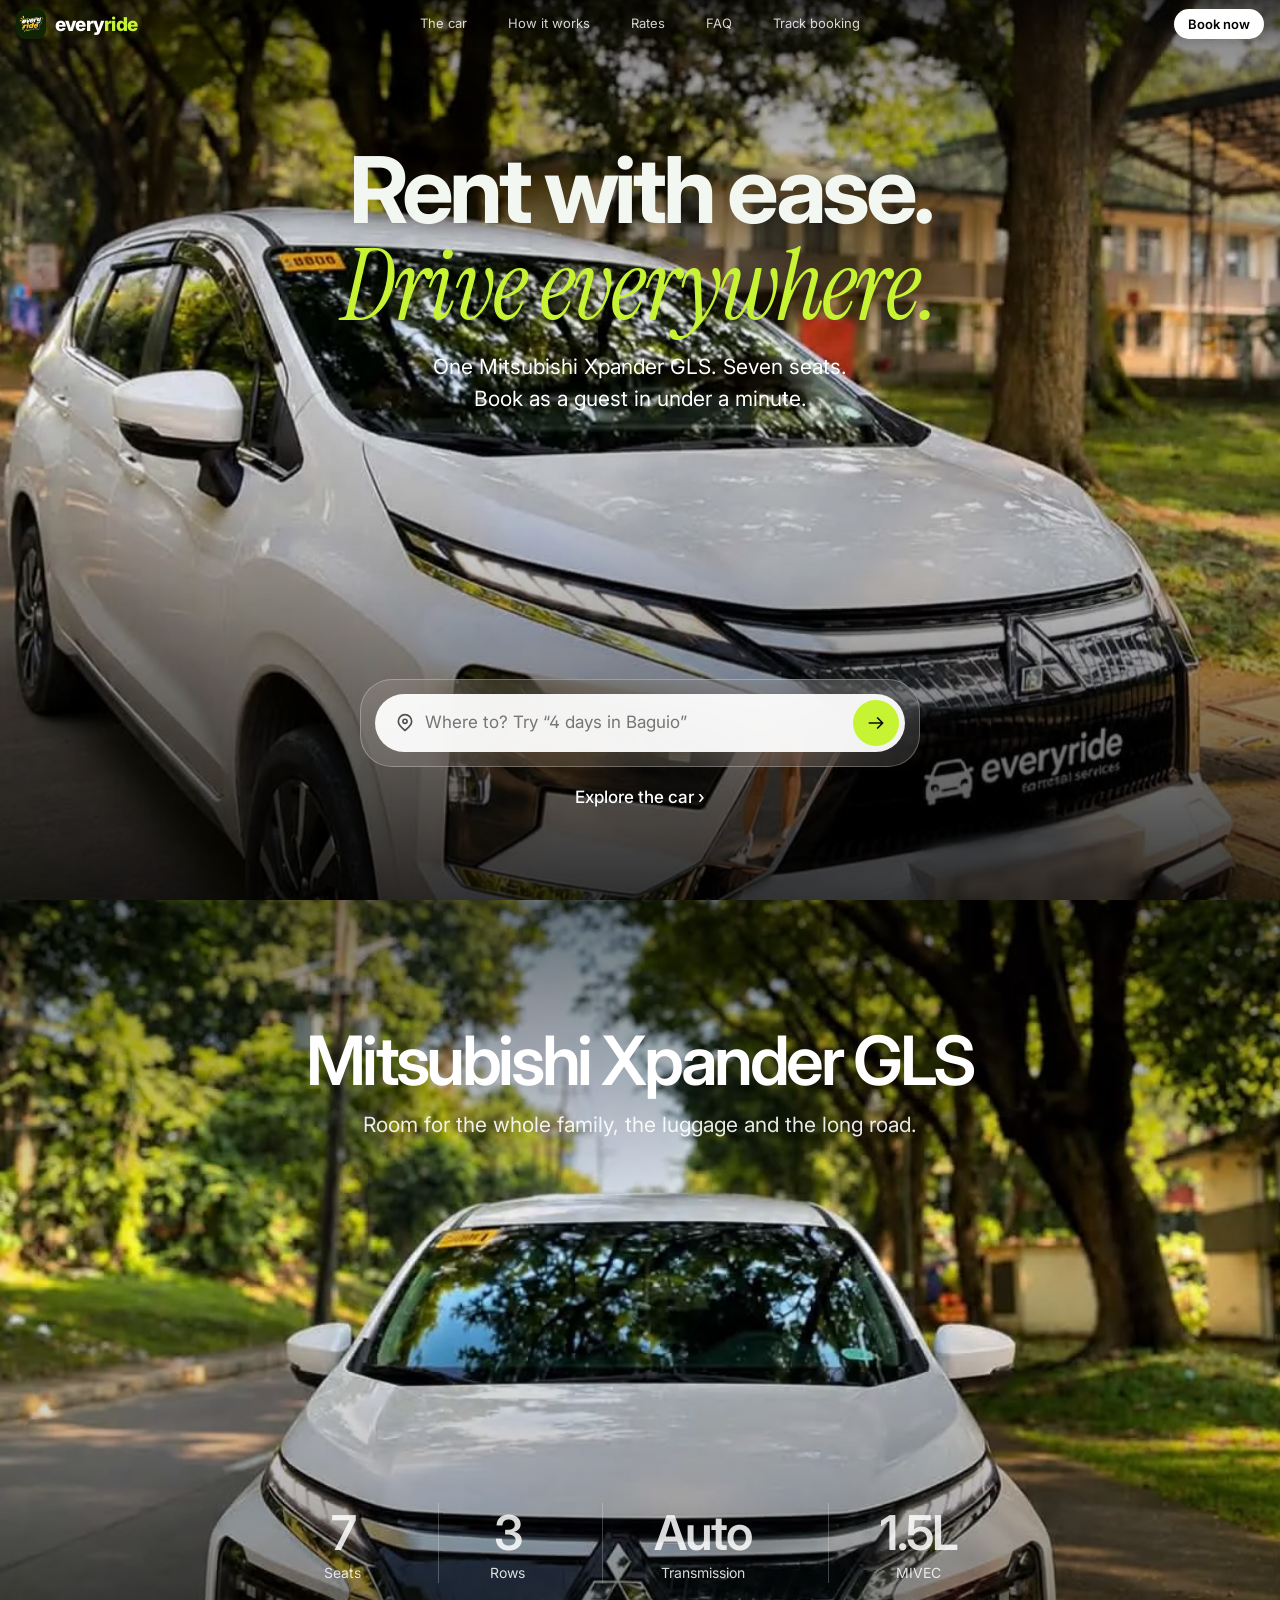
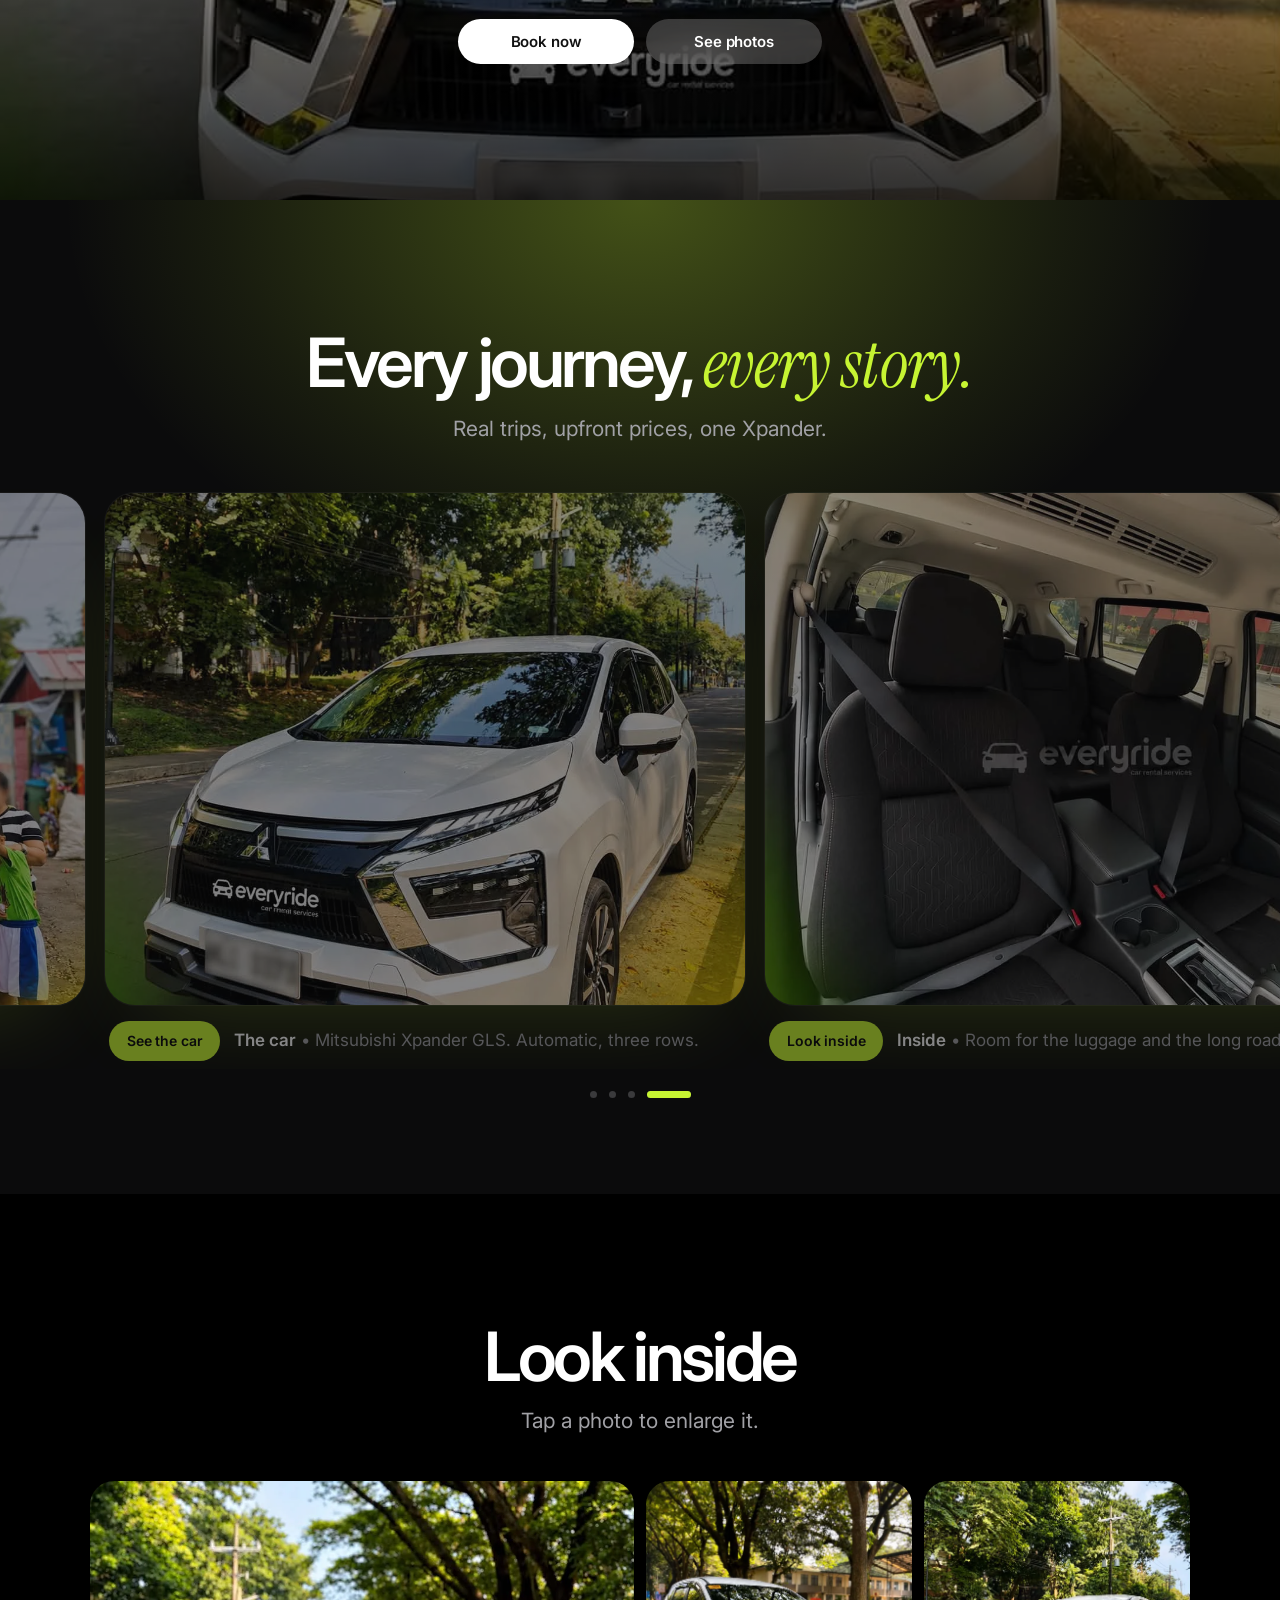
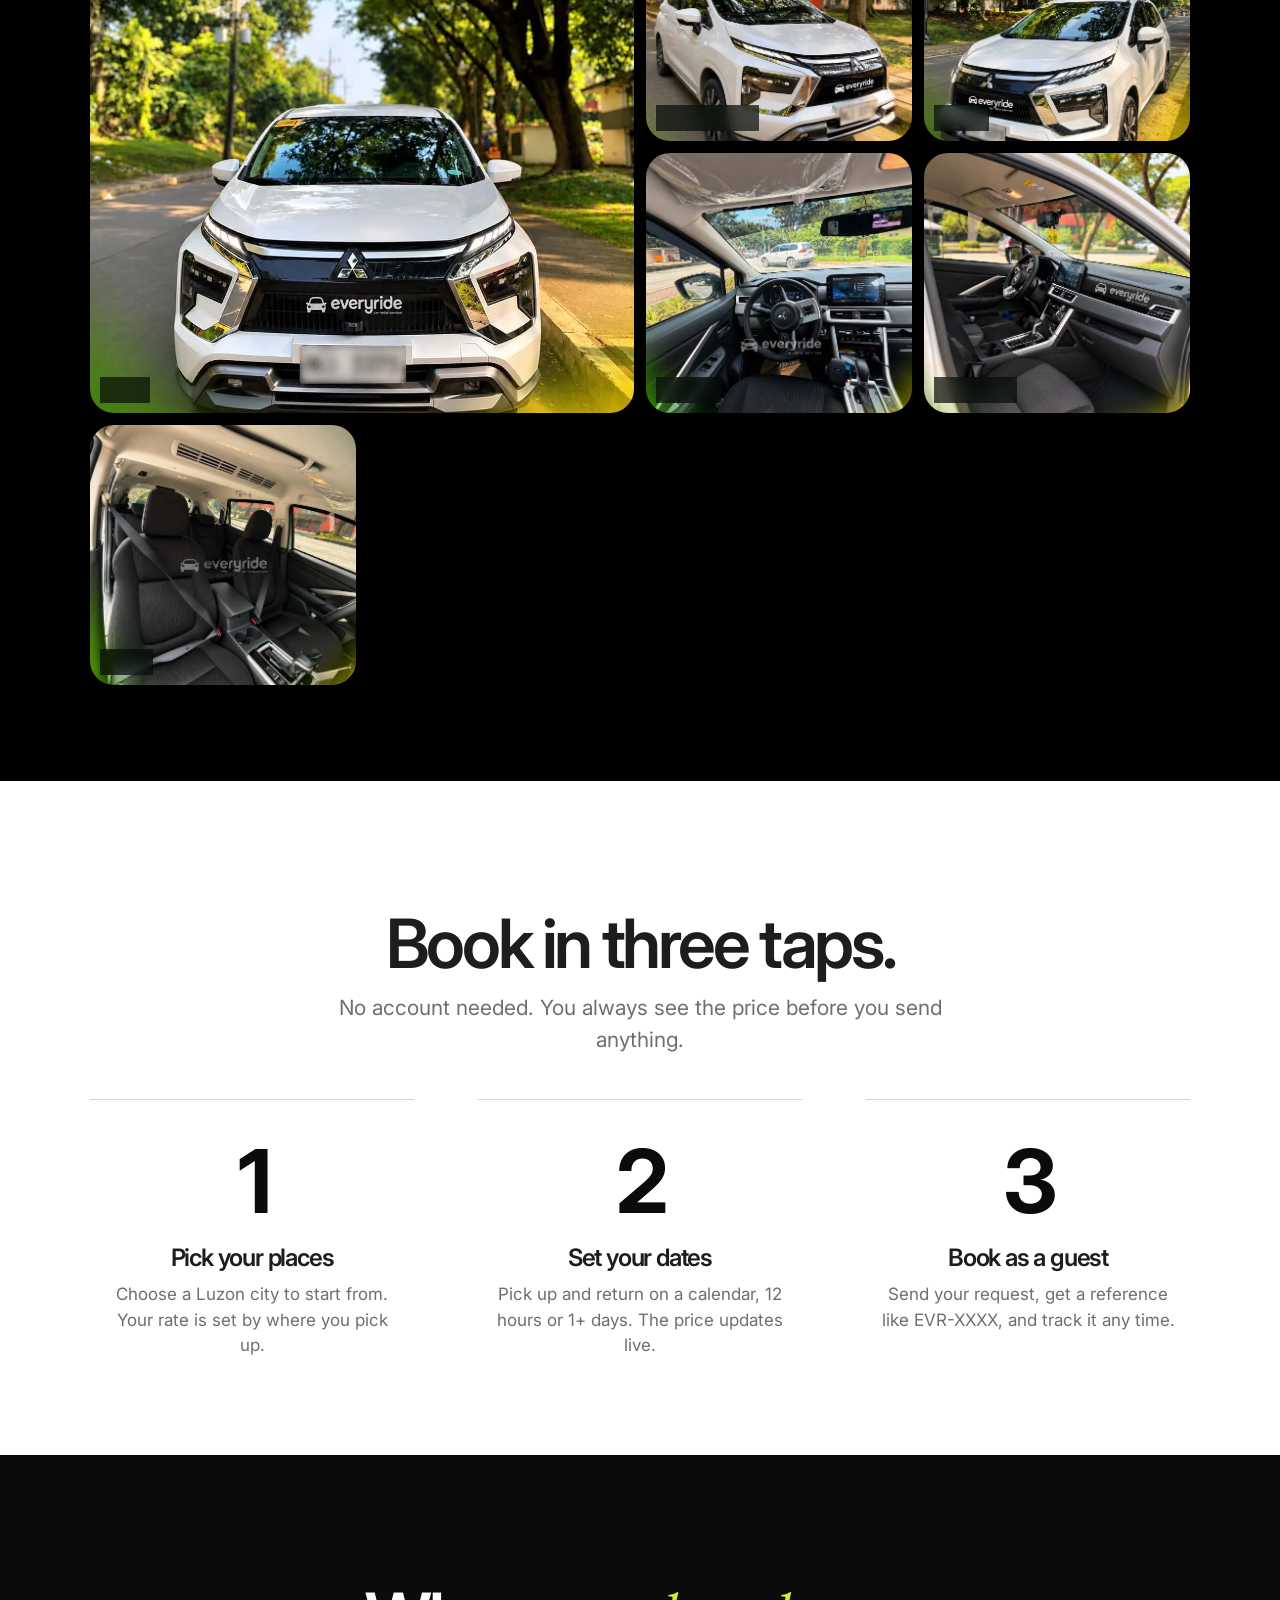
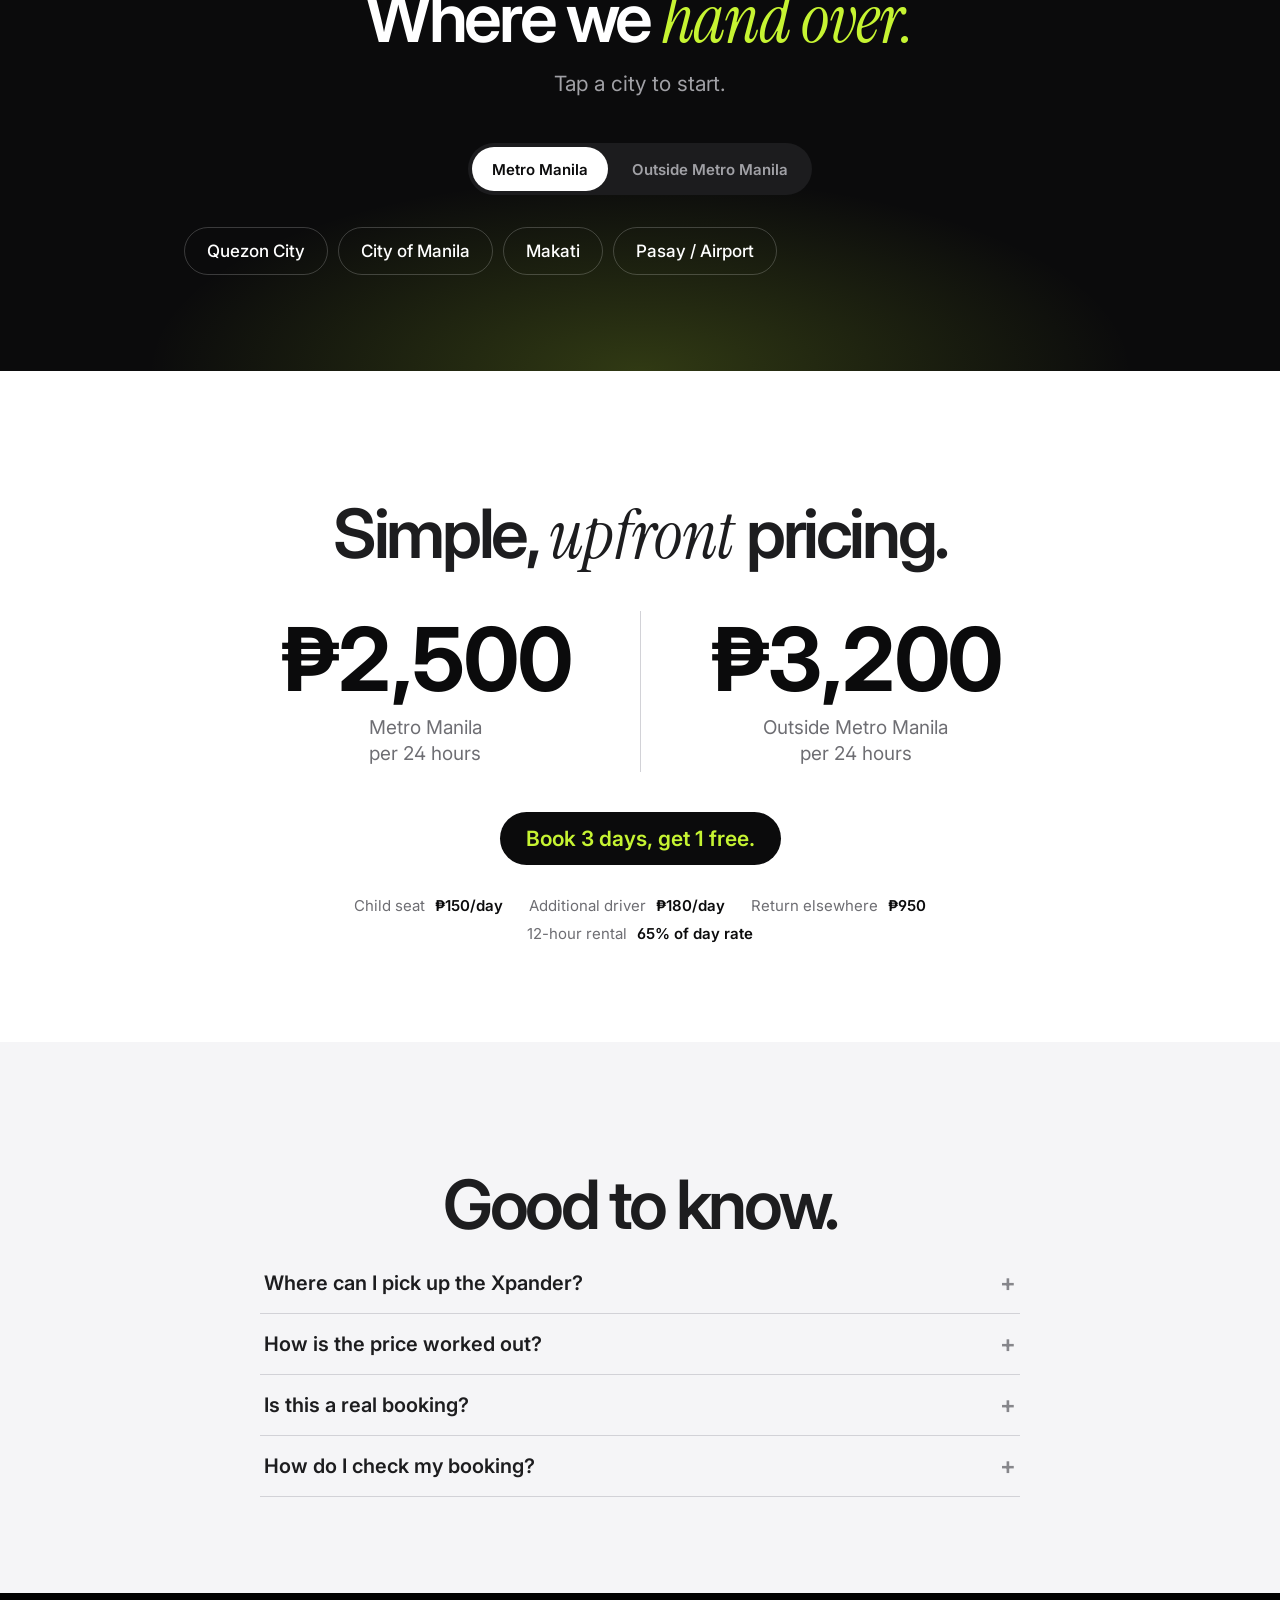
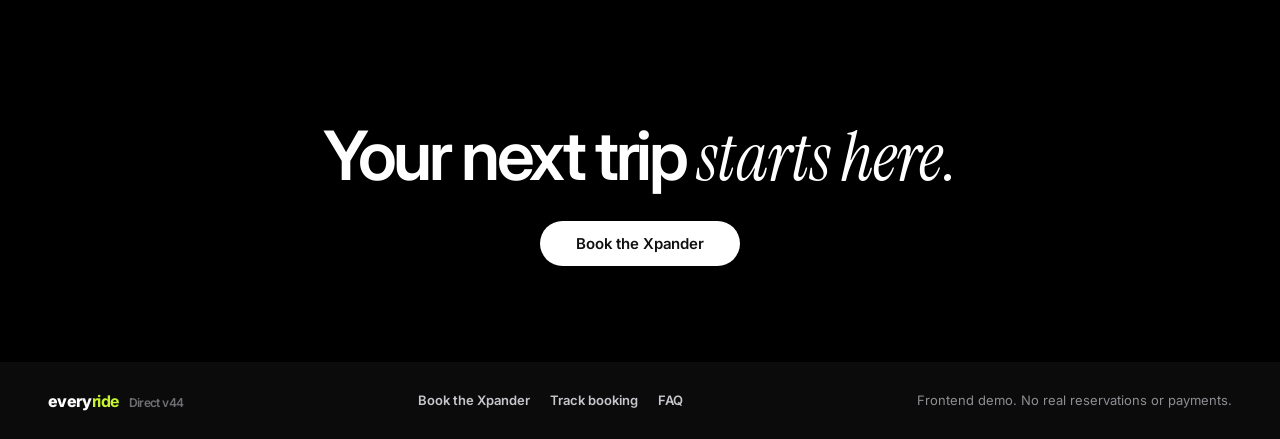
<file: index.html>
<!doctype html>
<html lang="en">
<head>
  <meta charset="utf-8">
  <meta name="viewport" content="width=device-width, initial-scale=1, viewport-fit=cover">
  <meta name="theme-color" content="#000000">
  <meta name="app-version" content="v44">
  <meta name="description" content="Rent the Mitsubishi Xpander GLS across Luzon. Pick where and when on a calendar, see your price, and book as a guest.">
  <meta property="og:title" content="Everyride | Rent with ease. Drive everywhere.">
  <meta property="og:description" content="One Mitsubishi Xpander GLS, seven seats, Luzon pickups. Book as a guest in under a minute.">
  <meta property="og:type" content="website">
  <meta property="og:image" content="assets/xpander-real-angle.webp">
  <meta name="twitter:card" content="summary_large_image">
  <title>Everyride | Rent with ease. Drive everywhere.</title>
  <link rel="icon" href="assets/everyride-logo.webp">
  <link rel="preconnect" href="https://fonts.googleapis.com">
  <link rel="preconnect" href="https://fonts.gstatic.com" crossorigin>
  <link href="https://fonts.googleapis.com/css2?family=Inter:wght@400;500;600;700&family=Instrument+Serif:ital@0;1&display=swap" rel="stylesheet">
  <link rel="stylesheet" href="css/site.css">
  <link rel="stylesheet" href="css/polish.css">
  <link rel="stylesheet" href="css/vibe.css">
  <link rel="stylesheet" href="css/apple.css">
  <link rel="stylesheet" href="css/responsive.css">
  <link rel="stylesheet" href="css/mobile.css">
  <link rel="stylesheet" href="css/lime.css">
  <script src="js/core.js" defer></script>
  <script src="js/nav.js" defer></script>
  <script src="js/stories.js" defer></script>
  <script src="js/fx.js" defer></script>
  <script src="js/home.js" defer></script>
</head>
<body data-view="home">
  <a class="skip" href="#main">Skip to content</a>
  <header class="top" id="top">
    <a class="brand" href="index.html" aria-label="Everyride home"><img src="assets/everyride-logo.webp" alt="" width="40" height="40"><span>every<b>ride</b></span></a>
    <nav class="links" aria-label="Main">
      <a href="index.html#fleet">The car</a><a href="index.html#how">How it works</a><a href="index.html#rates">Rates</a><a href="index.html#faq">FAQ</a><a href="track.html" data-page="track">Track booking</a>
    </nav>
    <div class="top-actions">
      <a class="ghost solid book-link" href="booking.html">Book now</a>
      <button type="button" class="menu-btn" id="menu-btn" aria-expanded="false" aria-controls="menu" aria-label="Open menu"><span></span><span></span></button>
    </div>
  </header>
  <div class="menu" id="menu" role="dialog" aria-modal="true" aria-label="Menu" inert>
    <nav class="m-main" aria-label="Menu">
      <a href="booking.html" style="--i:0">Book the Xpander</a>
      <a href="track.html" data-page="track" style="--i:1">Track booking</a>
      <a href="index.html#fleet" style="--i:2">The car</a>
      <a href="index.html#rates" style="--i:3">Rates</a>
    </nav>
    <p class="m-label" style="--i:4">Explore</p>
    <nav class="m-sub" aria-label="Explore">
      <a href="index.html#photos" style="--i:5">Look inside</a>
      <a href="index.html#how" style="--i:6">How it works</a>
      <a href="index.html#places" style="--i:7">Where we hand over</a>
      <a href="index.html#faq" style="--i:8">FAQ</a>
    </nav>
    <p class="m-note" style="--i:9">Frontend demo. No real reservations or payments.</p>
  </div>

  <main id="main">
    <!-- 0 · HOME -->
    <section class="view hero" data-view-id="home" aria-labelledby="hero-title">
      <div class="hero-media" aria-hidden="true"><img src="assets/xpander-real-angle.webp" alt="" fetchpriority="high"></div>
      <div class="hero-copy">
        <h1 id="hero-title">Rent with ease.<br><em>Drive everywhere.</em></h1>
        <p class="sub">One Mitsubishi Xpander GLS. Seven seats. Book as a guest in under a minute.</p>
      </div>

      <div class="hero-bottom">
      <form class="prompt" id="ask-form" novalidate>
        <h2 class="prompt-title" id="prompt-title">Where is your next trip?</h2>
        <div class="prompt-row">
          <svg aria-hidden="true"><use href="#i-pin"/></svg>
          <input id="ask-input" type="text" placeholder="Where to? Try “4 days in Baguio”" autocomplete="off" aria-labelledby="prompt-title">
          <button type="submit" class="prompt-go" aria-label="Start planning"><svg aria-hidden="true"><use href="#i-arrow"/></svg></button>
        </div>
      </form>
      <a class="hero-more" href="#fleet">Explore the car <span aria-hidden="true">›</span></a>
      </div>
    </section>

    <section class="sec showcase reveal" id="fleet" style="--img:url(../assets/xpander-real-front.webp)" aria-labelledby="car-h">
      <div><h2 id="car-h">Mitsubishi Xpander GLS</h2><p class="lead">Room for the whole family, the luggage and the long road.</p></div>
      <div><ul class="specs" aria-label="Specs"><li><b>7</b>Seats</li><li><b>3</b>Rows</li><li><b>Auto</b>Transmission</li><li><b>1.5L</b>MIVEC</li></ul>
      <div class="pills"><a class="pill solid" href="booking.html">Book now</a><button type="button" class="pill glass" data-scroll="photos">See photos</button></div></div>
    </section>
    <div class="view home-more" data-view-id="home">
      <section class="sec stories reveal" id="stories" aria-roledescription="carousel" aria-labelledby="st-h">
        <h2 id="st-h">Every journey, <em>every story.</em></h2>
        <p class="lead">Real trips, upfront prices, one Xpander.</p>
        <div class="st-track" id="st-track" tabindex="0" role="group" aria-label="Highlights. Use the arrow keys or swipe.">
          <article class="st-card" aria-roledescription="slide" aria-label="1 of 4">
            <div class="st-media"><img src="assets/promo-rates.webp" alt="Everyride rates poster: Ano? Tara G! Rent a ride. 2,500 pesos per 24 hours within Metro Manila, 3,200 pesos outside. Book 3 days, get 1 day free." width="1200" height="1005" loading="lazy" style="--pos:100% 40%"></div>
            <div class="st-cap"><a class="st-pill" href="#rates">See rates</a><p><b>Rates</b> • From ₱2,500 a day. Book 3 days, get 1 free.</p></div>
          </article>
          <article class="st-card" aria-roledescription="slide" aria-label="2 of 4">
            <div class="st-media"><img src="assets/family-cabatuan.webp" alt="A family poses next to the Everyride Xpander under the Cabatuan, Isabela welcome arch." width="1000" height="1145" loading="lazy" style="--pos:50% 66%"></div>
            <div class="st-cap"><a class="st-pill" href="booking.html">Book now</a><p><b>Family trips</b> • Seven seats for the people who matter.</p></div>
          </article>
          <article class="st-card" aria-roledescription="slide" aria-label="3 of 4">
            <div class="st-media"><img src="assets/xpander-real-hero.webp" alt="White Mitsubishi Xpander GLS parked under trees." width="1086" height="1448" loading="lazy" style="--pos:50% 72%"></div>
            <div class="st-cap"><a class="st-pill" href="#fleet">See the car</a><p><b>The car</b> • Mitsubishi Xpander GLS. Automatic, three rows.</p></div>
          </article>
          <article class="st-card" aria-roledescription="slide" aria-label="4 of 4">
            <div class="st-media"><img src="assets/xpander-real-seats.webp" alt="Xpander interior with seats and the sunroof panel." width="1086" height="1448" loading="lazy" style="--pos:50% 55%"></div>
            <div class="st-cap"><a class="st-pill" href="#photos">Look inside</a><p><b>Inside</b> • Room for the luggage and the long road.</p></div>
          </article>
        </div>
        <div class="st-ctrl"><div class="st-dots" id="st-dots"></div></div>
      </section>
      <section class="sec reveal" id="photos"><h2>Look inside</h2><p class="lead">Tap a photo to enlarge it.</p><div class="fleet-grid" id="fleet-grid"></div></section>
      <section class="sec reveal" id="how"><h2>Book in three taps.</h2><p class="lead">No account needed. You always see the price before you send anything.</p>
        <ol class="how">
          <li><i>1</i><h3>Pick your places</h3><p>Choose a Luzon city to start from. Your rate is set by where you pick up.</p></li>
          <li><i>2</i><h3>Set your dates</h3><p>Pick up and return on a calendar, 12 hours or 1+ days. The price updates live.</p></li>
          <li><i>3</i><h3>Book as a guest</h3><p>Send your request, get a reference like EVR-XXXX, and track it any time.</p></li>
        </ol></section>
      <section class="sec reveal" id="places"><h2>Where we <em>hand over.</em></h2><p class="lead">Tap a city to start.</p><div id="places-grid"></div></section>
      <section class="sec reveal" id="rates"><h2>Simple, <em>upfront</em> pricing.</h2><div class="pricing" id="rates-grid"></div></section>
      <section class="sec reveal" id="faq"><h2>Good to know.</h2><div class="faq" id="faq-list"></div></section>
      <section class="sec final reveal"><h2>Your next trip <em>starts here.</em></h2><div class="pills"><a class="pill solid" href="booking.html">Book the Xpander</a></div></section>
    </div>
  </main>

  <footer class="foot"><span class="brand-mini">every<b>ride</b> <em id="ver"></em></span><nav class="foot-links" aria-label="Footer"><a href="booking.html">Book the Xpander</a><a href="track.html">Track booking</a><a href="index.html#faq">FAQ</a></nav><span>Frontend demo. No real reservations or payments.</span></footer>

  <dialog id="lightbox" class="lightbox" aria-label="Photo"><img alt=""><form method="dialog"><button class="icon" aria-label="Close">✕</button></form></dialog>

  <svg class="sprite" aria-hidden="true" xmlns="http://www.w3.org/2000/svg">
    <symbol id="i-arrow" viewBox="0 0 24 24"><path d="M4 12h16m-6-6 6 6-6 6"/></symbol>
    <symbol id="i-pin" viewBox="0 0 24 24"><path d="M20 10a8 8 0 1 0-16 0c0 5 8 11 8 11s8-6 8-11Z"/><circle cx="12" cy="10" r="2.5"/></symbol>
  </svg>
</body>
</html>
</file>
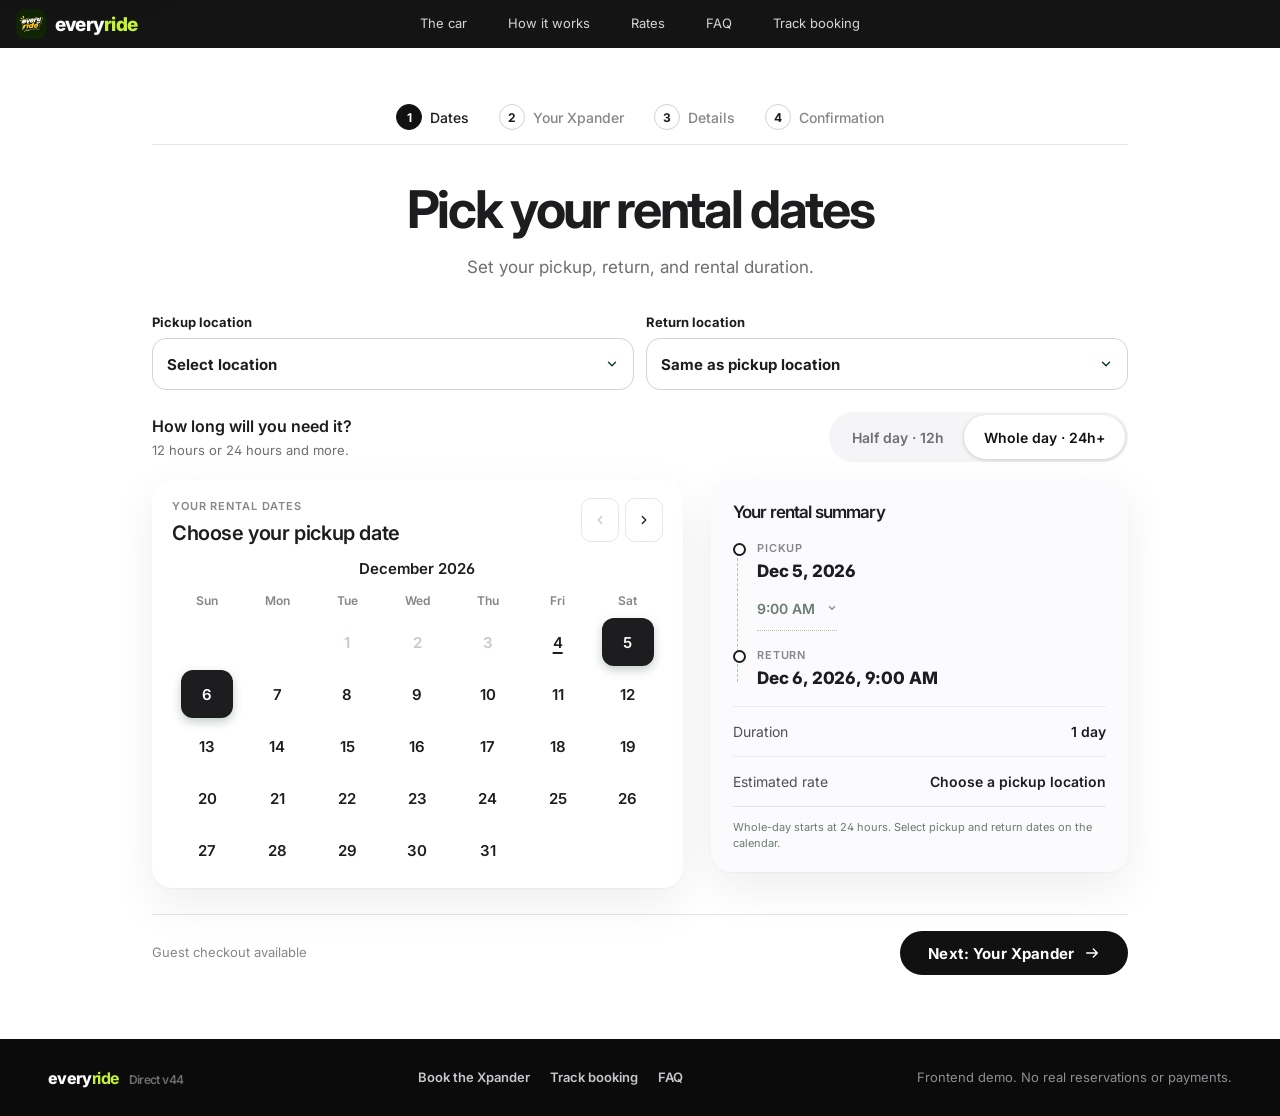
<file: booking.html>
<!doctype html>
<html lang="en">
<head>
  <meta charset="utf-8">
  <meta name="viewport" content="width=device-width, initial-scale=1, viewport-fit=cover">
  <meta name="theme-color" content="#000000">
  <meta name="app-version" content="v44">
  <title>Book the Xpander | Everyride</title>
  <link rel="icon" href="assets/everyride-logo.webp">
  <link rel="preconnect" href="https://fonts.googleapis.com">
  <link rel="preconnect" href="https://fonts.gstatic.com" crossorigin>
  <link href="https://fonts.googleapis.com/css2?family=Inter:wght@400;500;600;700&family=Instrument+Serif:ital@0;1&display=swap" rel="stylesheet">
  <link rel="stylesheet" href="css/site.css">
  <link rel="stylesheet" href="css/booking.css">
  <link rel="stylesheet" href="css/polish.css">
  <link rel="stylesheet" href="css/vibe.css">
  <link rel="stylesheet" href="css/apple.css">
  <link rel="stylesheet" href="css/responsive.css">
  <link rel="stylesheet" href="css/mobile.css">
  <link rel="stylesheet" href="css/lime.css">
  <script src="js/core.js" defer></script>
  <script src="js/nav.js" defer></script>
  <script src="js/fx.js" defer></script>
  <script src="js/booking.js" defer></script>
</head>
<body data-view="booking" data-step="dates">
  <a class="skip" href="#main">Skip to content</a>
  <header class="top" id="top">
    <a class="brand" href="index.html" aria-label="Everyride home"><img src="assets/everyride-logo.webp" alt="" width="40" height="40"><span>every<b>ride</b></span></a>
    <nav class="links" aria-label="Main">
      <a href="index.html#fleet">The car</a><a href="index.html#how">How it works</a><a href="index.html#rates">Rates</a><a href="index.html#faq">FAQ</a><a href="track.html" data-page="track">Track booking</a>
    </nav>
    <div class="top-actions">
      <a class="ghost solid book-link" href="booking.html">Book now</a>
      <button type="button" class="menu-btn" id="menu-btn" aria-expanded="false" aria-controls="menu" aria-label="Open menu"><span></span><span></span></button>
    </div>
  </header>
  <div class="menu" id="menu" role="dialog" aria-modal="true" aria-label="Menu" inert>
    <nav class="m-main" aria-label="Menu">
      <a href="booking.html" style="--i:0">Book the Xpander</a>
      <a href="track.html" data-page="track" style="--i:1">Track booking</a>
      <a href="index.html#fleet" style="--i:2">The car</a>
      <a href="index.html#rates" style="--i:3">Rates</a>
    </nav>
    <p class="m-label" style="--i:4">Explore</p>
    <nav class="m-sub" aria-label="Explore">
      <a href="index.html#photos" style="--i:5">Look inside</a>
      <a href="index.html#how" style="--i:6">How it works</a>
      <a href="index.html#places" style="--i:7">Where we hand over</a>
      <a href="index.html#faq" style="--i:8">FAQ</a>
    </nav>
    <p class="m-note" style="--i:9">Frontend demo. No real reservations or payments.</p>
  </div>

  <main id="main" class="bk">
    <ol class="stepper" id="stepper" aria-label="Booking steps"></ol>

    <!-- 1 · DATES -->
    <section class="bstep" data-step="dates" aria-labelledby="t-dates">
      <h1 id="t-dates">Pick your rental dates</h1>
      <p class="lede">Set your pickup, return, and rental duration.</p>

      <div class="loc-row">
        <label class="sel"><span>Pickup location</span><select id="pickup"></select></label>
        <label class="sel"><span>Return location</span><select id="return"></select></label>
      </div>

      <div class="len-row">
        <div><b>How long will you need it?</b><small>12 hours or 24 hours and more.</small></div>
        <div class="seg" role="group" aria-label="Rental length">
          <button type="button" data-mode="half" aria-pressed="false">Half day · 12h</button>
          <button type="button" data-mode="days" aria-pressed="true">Whole day · 24h+</button>
        </div>
      </div>

      <div class="cal-grid">
        <div class="cal-card">
          <div class="cal-head">
            <div><small>YOUR RENTAL DATES</small><h2 id="cal-title">Choose your pickup date</h2></div>
            <div class="cal-nav">
              <button type="button" id="cal-prev" aria-label="Previous month"><svg aria-hidden="true"><use href="#i-chev-l"/></svg></button>
              <button type="button" id="cal-next" aria-label="Next month"><svg aria-hidden="true"><use href="#i-chev-r"/></svg></button>
            </div>
          </div>
          <p class="cal-month" id="cal-month" aria-live="polite"></p>
          <div class="cal-dow" aria-hidden="true"><span>Sun</span><span>Mon</span><span>Tue</span><span>Wed</span><span>Thu</span><span>Fri</span><span>Sat</span></div>
          <div class="cal-days" id="cal-days"></div>
        </div>

        <aside class="sum-card" aria-label="Your rental summary" aria-live="polite">
          <h3>Your rental summary</h3>
          <ol class="tl">
            <li><small>PICKUP</small><b id="s-pick">—</b>
              <label class="time-pick"><span class="vh">Pick-up time</span><select id="p-time"></select></label></li>
            <li><small>RETURN</small><b id="s-ret">Select a return date</b></li>
          </ol>
          <div class="sum-row"><span>Duration</span><b id="s-dur">—</b></div>
          <div class="sum-row"><span>Estimated rate</span><b id="s-est">Choose a pickup location</b></div>
          <p class="note" id="s-note"></p>
        </aside>
      </div>
      <p class="err" id="dates-error" role="alert" hidden></p>
      <div class="foot-bar"><span id="foot-est">Guest checkout available</span><button type="button" class="next" id="to-car">Next: Your Xpander <svg aria-hidden="true"><use href="#i-arrow"/></svg></button></div>
    </section>

    <!-- 2 · YOUR XPANDER -->
    <section class="bstep" data-step="car" hidden aria-labelledby="t-car">
      <h1 id="t-car">Your Xpander</h1>
      <p class="lede">Check availability, add extras and see your price.</p>
      <div class="split">
        <div class="gallery">
          <div class="gallery-main"><img id="g-main" src="assets/xpander-real-front.webp" alt="Everyride Mitsubishi Xpander GLS"></div>
          <div class="gallery-thumbs" id="g-thumbs"></div>
        </div>
        <div class="stack">
          <div>
            <h2 class="car-name">Mitsubishi Xpander GLS</h2>
            <ul class="chips"><li>7 seats</li><li>3 rows</li><li>Automatic</li><li>1.5L MIVEC</li></ul>
          </div>
          <div class="trip-line" id="trip-line"></div>
          <div class="status" id="avail" role="status"></div>
          <fieldset class="extras"><legend>Add-ons</legend>
            <label class="switch"><input type="checkbox" data-extra="seat"><span class="track"></span> Child seat <small>₱150 / day</small></label>
            <label class="switch"><input type="checkbox" data-extra="driver"><span class="track"></span> Additional driver <small>₱180 / day</small></label>
          </fieldset>
          <div class="price" id="price-review"></div>
        </div>
      </div>
      <div class="foot-bar"><button type="button" class="back" data-go="dates"><svg aria-hidden="true"><use href="#i-back"/></svg> Edit dates</button><button type="button" class="next" id="to-details">Next: Your details <svg aria-hidden="true"><use href="#i-arrow"/></svg></button></div>
    </section>

    <!-- 3 · DETAILS -->
    <section class="bstep" data-step="details" hidden aria-labelledby="t-details">
      <h1 id="t-details">Who's driving?</h1>
      <p class="lede">Book as a guest. No account needed.</p>
      <div class="split narrow">
        <form class="stack" id="guest-form" novalidate>
          <label class="input"><span>Full name</span><input name="name" autocomplete="name" required placeholder="Juan Dela Cruz" aria-describedby="e-name"><small class="field-err" id="e-name" role="alert" hidden></small></label>
          <label class="input"><span>Email</span><input name="email" type="email" autocomplete="email" required placeholder="you@example.com" aria-describedby="e-email"><small class="field-err" id="e-email" role="alert" hidden></small></label>
          <label class="input"><span>Mobile number</span><input name="phone" type="tel" autocomplete="tel" required placeholder="09XX XXX XXXX" aria-describedby="e-phone"><small class="field-err" id="e-phone" role="alert" hidden></small></label>
          <label class="check"><input type="checkbox" name="agree"> <span>I understand this is a demo request. Nothing is charged or reserved yet.</span></label>
          <small class="field-err" id="e-agree" role="alert" hidden></small>
          <p class="err" id="form-error" role="alert" hidden></p>
        </form>
        <aside class="summary" id="summary-details" aria-label="Booking summary"></aside>
      </div>
      <div class="foot-bar"><button type="button" class="back" data-go="car"><svg aria-hidden="true"><use href="#i-back"/></svg> Back</button><button type="submit" form="guest-form" class="next">Send booking request <svg aria-hidden="true"><use href="#i-arrow"/></svg></button></div>
    </section>

    <!-- 4 · CONFIRMATION -->
    <section class="bstep pass-view" data-step="pass" hidden aria-labelledby="pass-title">
      <div class="pass-wrap" id="pass-wrap"></div>
    </section>
  </main>

  <footer class="foot"><span class="brand-mini">every<b>ride</b> <em id="ver"></em></span><nav class="foot-links" aria-label="Footer"><a href="booking.html">Book the Xpander</a><a href="track.html">Track booking</a><a href="index.html#faq">FAQ</a></nav><span>Frontend demo. No real reservations or payments.</span></footer>

  <div class="toast" id="toast" role="status" hidden></div>

  <svg class="sprite" aria-hidden="true" xmlns="http://www.w3.org/2000/svg">
    <symbol id="i-arrow" viewBox="0 0 24 24"><path d="M4 12h16m-6-6 6 6-6 6"/></symbol>
    <symbol id="i-back" viewBox="0 0 24 24"><path d="M20 12H4m6 6-6-6 6-6"/></symbol>
    <symbol id="i-check" viewBox="0 0 24 24"><path d="m5 12 4 4L19 6"/></symbol>
    <symbol id="i-chev-l" viewBox="0 0 24 24"><path d="m15 6-6 6 6 6"/></symbol>
    <symbol id="i-chev-r" viewBox="0 0 24 24"><path d="m9 6 6 6-6 6"/></symbol>
  </svg>
</body>
</html>
</file>
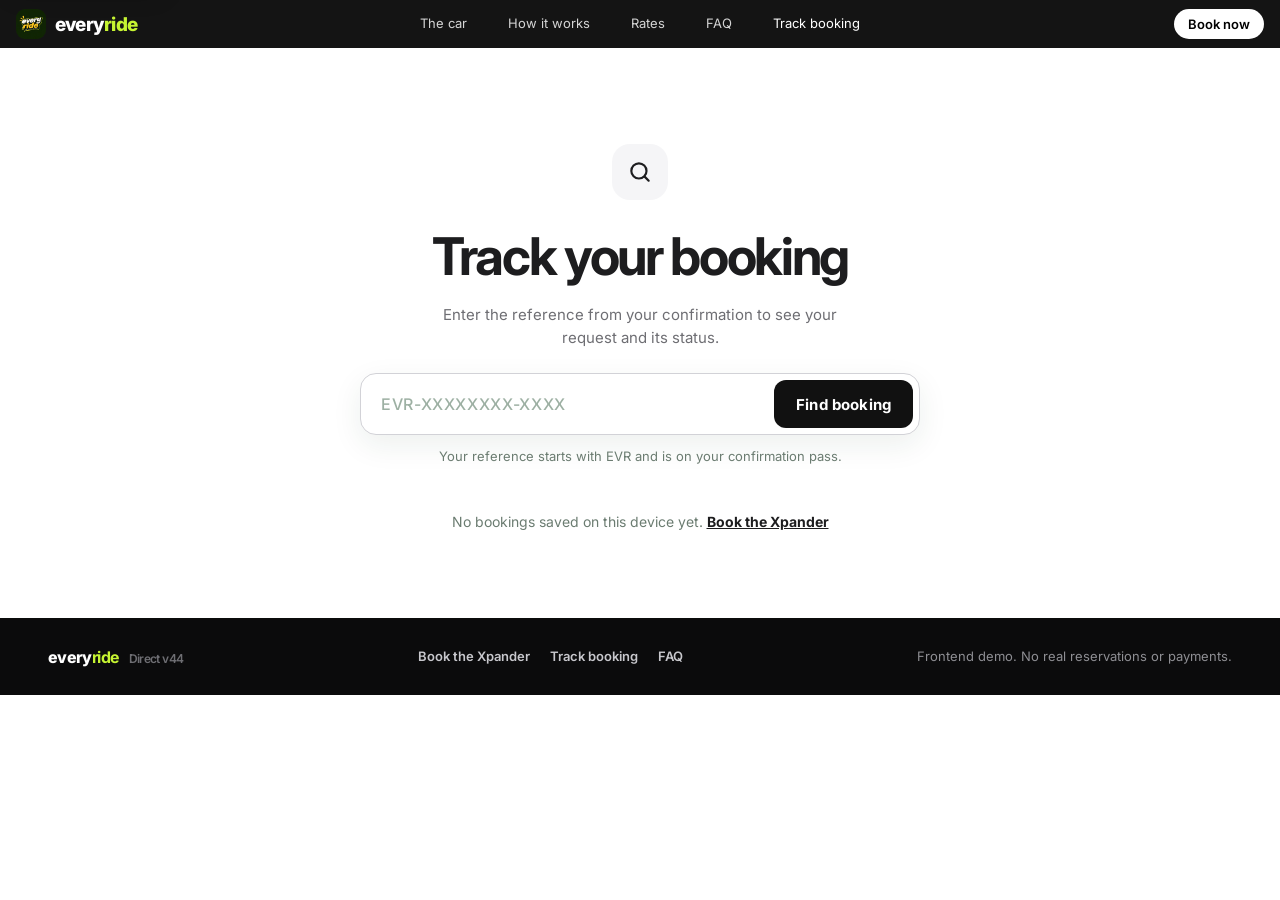
<file: track.html>
<!doctype html>
<html lang="en">
<head>
  <meta charset="utf-8">
  <meta name="viewport" content="width=device-width, initial-scale=1, viewport-fit=cover">
  <meta name="theme-color" content="#000000">
  <meta name="app-version" content="v44">
  <meta name="description" content="Enter your Everyride booking reference to see the status and details of your Xpander rental request.">
  <title>Track your booking | Everyride</title>
  <link rel="icon" href="assets/everyride-logo.webp">
  <link rel="preconnect" href="https://fonts.googleapis.com">
  <link rel="preconnect" href="https://fonts.gstatic.com" crossorigin>
  <link href="https://fonts.googleapis.com/css2?family=Inter:wght@400;500;600;700&family=Instrument+Serif:ital@0;1&display=swap" rel="stylesheet">
  <link rel="stylesheet" href="css/site.css">
  <link rel="stylesheet" href="css/booking.css">
  <link rel="stylesheet" href="css/track.css">
  <link rel="stylesheet" href="css/polish.css">
  <link rel="stylesheet" href="css/vibe.css">
  <link rel="stylesheet" href="css/apple.css">
  <link rel="stylesheet" href="css/responsive.css">
  <link rel="stylesheet" href="css/mobile.css">
  <link rel="stylesheet" href="css/lime.css">
  <script src="js/core.js" defer></script>
  <script src="js/nav.js" defer></script>
  <script src="js/fx.js" defer></script>
  <script src="js/track.js" defer></script>
</head>
<body data-view="track">
  <a class="skip" href="#main">Skip to content</a>
  <header class="top" id="top">
    <a class="brand" href="index.html" aria-label="Everyride home"><img src="assets/everyride-logo.webp" alt="" width="40" height="40"><span>every<b>ride</b></span></a>
    <nav class="links" aria-label="Main">
      <a href="index.html#fleet">The car</a><a href="index.html#how">How it works</a><a href="index.html#rates">Rates</a><a href="index.html#faq">FAQ</a><a href="track.html" data-page="track">Track booking</a>
    </nav>
    <div class="top-actions">
      <a class="ghost solid book-link" href="booking.html">Book now</a>
      <button type="button" class="menu-btn" id="menu-btn" aria-expanded="false" aria-controls="menu" aria-label="Open menu"><span></span><span></span></button>
    </div>
  </header>
  <div class="menu" id="menu" role="dialog" aria-modal="true" aria-label="Menu" inert>
    <nav class="m-main" aria-label="Menu">
      <a href="booking.html" style="--i:0">Book the Xpander</a>
      <a href="track.html" data-page="track" style="--i:1">Track booking</a>
      <a href="index.html#fleet" style="--i:2">The car</a>
      <a href="index.html#rates" style="--i:3">Rates</a>
    </nav>
    <p class="m-label" style="--i:4">Explore</p>
    <nav class="m-sub" aria-label="Explore">
      <a href="index.html#photos" style="--i:5">Look inside</a>
      <a href="index.html#how" style="--i:6">How it works</a>
      <a href="index.html#places" style="--i:7">Where we hand over</a>
      <a href="index.html#faq" style="--i:8">FAQ</a>
    </nav>
    <p class="m-note" style="--i:9">Frontend demo. No real reservations or payments.</p>
  </div>

  <main id="main" class="tk">
    <section class="tk-find" aria-labelledby="tk-title">
      <span class="tk-icon" aria-hidden="true"><svg><use href="#i-search"/></svg></span>
      <h1 id="tk-title">Track your booking</h1>
      <p class="lede">Enter the reference from your confirmation to see your request and its status.</p>
      <form class="tk-form" id="tk-form" role="search" novalidate>
        <label class="vh" for="tk-ref">Booking reference</label>
        <input id="tk-ref" type="text" placeholder="EVR-XXXXXXXX-XXXX" autocomplete="off" autocapitalize="characters" spellcheck="false">
        <button type="submit" class="next">Find booking</button>
      </form>
      <p class="tk-hint" id="tk-hint">Your reference starts with EVR and is on your confirmation pass.</p>
    </section>

    <section class="tk-result" id="tk-result" aria-live="polite"></section>
  </main>

  <footer class="foot"><span class="brand-mini">every<b>ride</b> <em id="ver"></em></span><nav class="foot-links" aria-label="Footer"><a href="booking.html">Book the Xpander</a><a href="track.html">Track booking</a><a href="index.html#faq">FAQ</a></nav><span>Frontend demo. No real reservations or payments.</span></footer>
  <div class="toast" id="toast" role="status" hidden></div>

  <svg class="sprite" aria-hidden="true" xmlns="http://www.w3.org/2000/svg">
    <symbol id="i-search" viewBox="0 0 24 24"><circle cx="11" cy="11" r="7"/><path d="m20 20-3.5-3.5"/></symbol>
  </svg>
</body>
</html>
</file>
<file: css/site.css>
/* Everyride — direct booking flow styles */
:root{
  --bg:#060d09; --bg2:#0c1912; --surface:#101f16; --surface2:#16291d;
  --line:rgba(255,255,255,.1); --line2:rgba(255,255,255,.18);
  --text:#f3f7f1; --muted:#9bb0a2; --lime:#c6f432; --lime-d:#b4dc20; --yellow:#f7c52b;
  --ink:#0a1f12; --red:#ff7a6b; --paper:#f6f4ea;
  --display:'Sora','Inter',system-ui,sans-serif; --body:'Inter',system-ui,-apple-system,'Segoe UI',sans-serif;
  --r:20px;
}
*{box-sizing:border-box}
html{color-scheme:dark;-webkit-text-size-adjust:100%}
body{margin:0;background:var(--bg);color:var(--text);font:400 16px/1.5 var(--body);-webkit-font-smoothing:antialiased;min-height:100vh}
img{display:block;max-width:100%}
button,input,select{font:inherit;color:inherit}
button{cursor:pointer}
[hidden]{display:none!important}
:focus-visible{outline:3px solid var(--yellow);outline-offset:3px;border-radius:8px}
.sprite{position:absolute;width:0;height:0}
svg use{pointer-events:none}
.view svg,.top svg,.cta svg,.back svg{width:20px;height:20px;fill:none;stroke:currentColor;stroke-width:2;stroke-linecap:round;stroke-linejoin:round;flex:none}
h1,h2,h3{font-family:var(--display);letter-spacing:-.03em;margin:0}

/* header */
.top{position:fixed;inset:0 0 auto;z-index:50;display:flex;justify-content:space-between;align-items:center;padding:16px clamp(16px,4vw,48px);transition:background .25s,backdrop-filter .25s}
body:not([data-view="home"]) .top{background:rgba(6,13,9,.82);backdrop-filter:blur(14px);border-bottom:1px solid var(--line)}
.brand{text-decoration:none;display:flex;align-items:center;gap:10px;font:800 22px var(--display);letter-spacing:-.04em;color:#fff}
.brand img{width:38px;height:38px;border-radius:11px}
.brand b{color:var(--yellow);font-weight:800}
.ghost{background:rgba(255,255,255,.08);border:1px solid var(--line2);color:#fff;border-radius:999px;padding:10px 18px;font-weight:600;font-size:14px;transition:background .15s}
.ghost:hover{background:rgba(255,255,255,.16)}
.link{background:none;border:0;color:var(--lime);font-weight:600;padding:0;text-decoration:underline;text-underline-offset:4px}
.link.danger{color:var(--red)}
.cta{display:inline-flex;align-items:center;justify-content:center;gap:10px;min-height:54px;padding:0 28px;border:0;border-radius:16px;background:var(--lime);color:var(--ink);font:700 16px var(--display);letter-spacing:-.01em;transition:transform .15s,background .15s,box-shadow .15s}
.cta:hover:not(:disabled){background:var(--lime-d);transform:translateY(-1px);box-shadow:0 10px 30px rgba(198,244,50,.25)}
.cta:disabled{opacity:.4;cursor:not-allowed}
.cta.wide{width:100%}





.view{animation:in .45s ease both}
@keyframes in{from{opacity:0;transform:translateY(14px)}to{opacity:1;transform:none}}
@media(prefers-reduced-motion:reduce){.view{animation:none}}

/* ---------- HOME ---------- */
.hero{position:relative;min-height:100vh;min-height:100svh;display:grid;grid-template-rows:1fr auto auto;padding:110px clamp(16px,4vw,48px) 28px;overflow:hidden;isolation:isolate}
.hero::before{content:"";position:absolute;inset:0;z-index:-2;background:radial-gradient(70% 60% at 78% 30%,rgba(198,244,50,.14),transparent 62%),radial-gradient(60% 50% at 10% 100%,rgba(31,122,63,.35),transparent 60%),linear-gradient(180deg,#0a1710,#060d09)}
.hero-media{position:absolute;z-index:-1;right:clamp(16px,4vw,48px);top:96px;bottom:300px;width:min(48%,720px);border-radius:36px;overflow:hidden;box-shadow:0 40px 100px rgba(0,0,0,.55);border:1px solid var(--line2);-webkit-mask-image:linear-gradient(90deg,transparent 0,#000 22%);mask-image:linear-gradient(90deg,transparent 0,#000 22%)}
.hero-media img{width:100%;height:100%;object-fit:cover;object-position:50% 64%}
.hero-copy{align-self:center;max-width:760px;position:relative;padding:28px 0 40px}
.eyebrow{display:inline-flex;align-items:center;gap:10px;margin:0 0 20px;font-size:14px;font-weight:600;color:#d7e3da}
.dot{width:9px;height:9px;border-radius:50%;background:var(--lime);box-shadow:0 0 0 5px rgba(198,244,50,.2)}
.hero h1{font-size:clamp(40px,6vw,84px);line-height:.98;font-weight:800;text-transform:none}
.hero h1 em{font-style:normal;color:var(--lime)}
.sub{font-size:clamp(16px,1.5vw,19px);color:#c4d3c9;max-width:460px;margin:22px 0 0}

.bar{position:relative;background:#fff;color:var(--ink);border-radius:26px;padding:16px;box-shadow:0 30px 80px rgba(0,0,0,.5);max-width:1240px;width:100%;margin-inline:auto}




.field{position:relative;display:flex;flex-direction:column;gap:6px;min-width:0}
.label{font-size:12px;font-weight:700;color:#515154;padding-left:4px}





.placeholder{color:#6b7c71!important;font-weight:500}


.bar .cta{height:56px;min-height:56px;background:var(--ink);color:#fff;border-radius:14px}
.bar .cta:hover:not(:disabled){background:#14422a}















.facts{list-style:none;display:flex;flex-wrap:wrap;justify-content:center;gap:8px 28px;margin:20px 0 0;padding:0;color:#b6c7bc;font-size:14px}
.facts b{color:#fff}
.facts li:last-child b{color:var(--lime)}

/* switch */
.switch{display:inline-flex;align-items:center;gap:10px;font-size:14px;font-weight:600;cursor:pointer;color:inherit}
.switch input{position:absolute;opacity:0;pointer-events:none}
.switch .track{position:relative;width:44px;height:26px;border-radius:99px;background:#d2d2d7;transition:background .2s;flex:none}
.switch .track::after{content:"";position:absolute;top:3px;left:3px;width:20px;height:20px;border-radius:50%;background:#fff;box-shadow:0 1px 3px rgba(0,0,0,.3);transition:transform .2s}
.switch input:checked+.track{background:var(--ink)}
.switch input:checked+.track::after{transform:translateX(18px)}
.switch input:focus-visible+.track{outline:3px solid var(--yellow);outline-offset:2px}
.switch small{color:#6b7c71;font-weight:500}
.extras .switch .track{background:#2a3d30}
.extras .switch input:checked+.track{background:var(--lime)}
.extras .switch input:checked+.track::after{background:var(--ink)}
.extras .switch small{color:var(--muted)}

@media(max-width:1000px){
  
  
  .bar .cta{grid-column:1/-1}
}
@media(max-width:720px){
  .hero{padding-top:92px}
  .hero-media{left:0;right:0;top:0;bottom:auto;height:62%;width:100%;border-radius:0;border:0;opacity:.45;box-shadow:none;-webkit-mask-image:linear-gradient(180deg,#000 8%,transparent 100%);mask-image:linear-gradient(180deg,#000 8%,transparent 100%)}
  .hero-copy{padding-top:12px}
  .bar{border-radius:22px;padding:14px}
  
}


/* ---------- inner pages ---------- */
.page{padding:112px clamp(16px,4vw,48px) 72px;max-width:1240px;margin:0 auto}

.back{display:inline-flex;align-items:center;gap:8px;background:none;border:0;color:#c4d3c9;font-weight:600;padding:8px 0}
.back:hover{color:#fff}
.step{margin:0;font-size:13px;font-weight:700;letter-spacing:.1em;text-transform:uppercase;color:var(--muted)}
.split{display:grid;grid-template-columns:1.15fr .85fr;gap:clamp(24px,4vw,56px);align-items:start}
.split.narrow{grid-template-columns:1fr .8fr;max-width:1000px;margin-inline:auto}
.stack{display:flex;flex-direction:column;gap:22px}
.stack h2,.summary h3{font-size:clamp(28px,3.4vw,42px);line-height:1.05;font-weight:800}
.gallery-main{border-radius:var(--r);overflow:hidden;background:var(--surface);aspect-ratio:4/3.1}
.gallery-main img{width:100%;height:100%;object-fit:cover}
.gallery-thumbs{display:grid;grid-template-columns:repeat(6,1fr);gap:8px;margin-top:10px}
.gallery-thumbs button{padding:0;border:2px solid transparent;border-radius:12px;overflow:hidden;background:var(--surface);aspect-ratio:1;opacity:.6;transition:opacity .15s,border-color .15s}
.gallery-thumbs button:hover{opacity:1}
.gallery-thumbs button.on{border-color:var(--lime);opacity:1}
.gallery-thumbs img{width:100%;height:100%;object-fit:cover}
.chips{display:flex;flex-wrap:wrap;gap:8px;list-style:none;padding:0;margin:12px 0 0}
.chips li{padding:6px 14px;border-radius:99px;background:var(--surface2);border:1px solid var(--line);font-size:14px;font-weight:600;color:#d7e3da}
.trip-line{display:grid;grid-template-columns:1fr auto 1fr;gap:14px;align-items:center;background:var(--surface);border:1px solid var(--line);border-radius:var(--r);padding:18px 20px}
.trip-line small{display:block;font-size:11px;font-weight:800;letter-spacing:.1em;text-transform:uppercase;color:var(--muted)}
.trip-line b{display:block;font:700 19px var(--display);margin:3px 0 1px}
.trip-line span{font-size:13px;color:var(--muted)}
.trip-line i{width:36px;height:2px;background:repeating-linear-gradient(90deg,var(--lime) 0 6px,transparent 6px 10px)}
.status{padding:12px 16px;border-radius:14px;font-weight:600;font-size:15px;display:flex;gap:10px;align-items:center;flex-wrap:wrap}
.status.ok{background:rgba(198,244,50,.12);color:var(--lime)}
.status.no{background:rgba(255,122,107,.12);color:#ffb3a9}
.status svg{width:20px;height:20px}
.extras{border:1px solid var(--line);border-radius:var(--r);padding:14px 20px;margin:0;display:flex;flex-direction:column;gap:14px}
.extras legend{padding:0 8px;font-size:12px;font-weight:800;letter-spacing:.1em;text-transform:uppercase;color:var(--muted)}
.price{background:var(--surface);border:1px solid var(--line);border-radius:var(--r);padding:18px 20px}
.price ul{list-style:none;margin:0;padding:0;display:flex;flex-direction:column;gap:10px}
.price li{display:flex;justify-content:space-between;gap:16px;font-size:15px;color:#d7e3da}
.price li.promo{color:var(--lime)}
.price li b{font-weight:600;white-space:nowrap}
.total{display:flex;justify-content:space-between;align-items:baseline;gap:12px;border-top:1px dashed var(--line2);margin-top:16px;padding-top:16px}
.total span{font-weight:600;color:var(--muted)}
.total strong{font:800 clamp(30px,4vw,40px) var(--display);letter-spacing:-.04em;color:#fff;font-variant-numeric:tabular-nums}
.fine{font-size:12px;color:var(--muted);margin:12px 0 0;line-height:1.5}
.fine.center{text-align:center}

/* form */
.input{display:flex;flex-direction:column;gap:7px}
.input span{font-size:13px;font-weight:700;color:#c4d3c9}
.input input{height:56px;border-radius:14px;border:1.5px solid var(--line2);background:var(--surface);padding:0 16px;font-size:16px;transition:border-color .15s,background .15s}
.input input::placeholder{color:#62766a}
.input input:focus{outline:0;border-color:var(--lime);background:var(--surface2)}
.check{display:flex;gap:12px;align-items:flex-start;font-size:14px;color:#c4d3c9;cursor:pointer}
.check input{width:20px;height:20px;margin:1px 0 0;accent-color:var(--lime);flex:none}

.summary{background:var(--surface);border:1px solid var(--line);border-radius:var(--r);padding:22px;position:sticky;top:96px}
.summary h3{font-size:22px;margin-bottom:16px}
.summary .price{padding:16px 0 0;background:none;border:0;border-top:1px solid var(--line);margin-top:16px}
.mini{display:flex;gap:14px;align-items:center}
.mini img{width:88px;height:68px;object-fit:cover;border-radius:12px}
.mini div{display:flex;flex-direction:column;font-size:13px;color:var(--muted)}
.mini b{color:#fff;font-size:15px}

@media(max-width:900px){
  .split,.split.narrow{grid-template-columns:1fr}
  .summary{position:static;order:-1}
  .page{padding-top:104px}
}
@media(max-width:480px){.trip-line{grid-template-columns:1fr;gap:10px}.trip-line i{display:none}.gallery-thumbs{grid-template-columns:repeat(3,1fr)}}

/* ---------- pass ---------- */
.pass-view{max-width:960px}
.pass-kicker{margin:0 0 10px;font-size:13px;font-weight:800;letter-spacing:.14em;text-transform:uppercase;color:var(--lime);text-align:center}
.pass-wrap h2{text-align:center;font-size:clamp(30px,4.6vw,52px);font-weight:800;margin-bottom:34px}
.ticket{display:grid;grid-template-columns:1fr 260px;background:var(--paper);color:var(--ink);border-radius:26px;box-shadow:0 40px 90px rgba(0,0,0,.5);position:relative;overflow:hidden}
.ticket-main{padding:28px clamp(20px,3vw,34px)}
.ticket-stub{padding:28px 24px;background:#ece9db;border-left:2px dashed #c9c5b0;display:flex;flex-direction:column;gap:5px;position:relative}
.ticket::before,.ticket::after{content:"";position:absolute;right:239px;width:28px;height:28px;border-radius:50%;background:var(--bg);z-index:2}
.ticket::before{top:-14px}.ticket::after{bottom:-14px}
.ticket-brand{display:flex;align-items:center;gap:10px;font:800 20px var(--display);letter-spacing:-.04em;margin-bottom:26px}
.ticket-brand img{width:34px;height:34px;border-radius:10px}
.ticket-brand b{color:#c99a00}
.ticket-brand em{margin-left:auto;font:600 13px var(--body);font-style:normal;color:#55655a}
.route{display:grid;grid-template-columns:1fr 54px 1fr;gap:12px;align-items:center}
.route small,.ticket-stub small{font-size:11px;font-weight:800;letter-spacing:.1em;text-transform:uppercase;color:#6b7c71}
.route strong{display:block;font:700 22px/1.15 var(--display);letter-spacing:-.03em;margin:4px 0}
.route span{font-size:14px;color:#515154}
.route svg{width:54px;height:12px;fill:none;stroke:var(--ink);stroke-width:2;stroke-linecap:round;stroke-linejoin:round}
.timeline{list-style:none;display:grid;grid-template-columns:repeat(4,1fr);margin:34px 0 0;padding:0}
.timeline li{position:relative;display:flex;flex-direction:column;align-items:flex-start;gap:8px;font-size:12px;font-weight:700;color:#7a8a80}
.timeline li i{width:14px;height:14px;border-radius:50%;background:#cfd6c8;position:relative;z-index:1}
.timeline li::before{content:"";position:absolute;top:6px;left:14px;right:-4px;height:2px;background:#d4dacd}
.timeline li:last-child::before{display:none}
.timeline li.done i,.timeline li.now i{background:var(--ink)}
.timeline li.done::before{background:var(--ink)}
.timeline li.now i{box-shadow:0 0 0 5px rgba(10,31,18,.15);animation:pulse 1.8s ease infinite}
.timeline li.now,.timeline li.done{color:var(--ink)}
@keyframes pulse{50%{box-shadow:0 0 0 9px rgba(10,31,18,.06)}}
.ref{font:700 14px/1.25 ui-monospace,SFMono-Regular,Menlo,monospace;letter-spacing:.02em;word-break:break-all;margin-bottom:12px}
.ticket-stub strong:last-child{font:800 26px var(--display);letter-spacing:-.04em}
.bars{height:46px;margin:2px 0 14px}.bars svg{width:100%;height:100%;fill:var(--ink)}
.ticket.is-cancelled{filter:grayscale(1);opacity:.75}
.pass-actions{display:flex;flex-wrap:wrap;justify-content:center;align-items:center;gap:12px 14px;margin:30px 0 18px}
.pass-actions .cta{min-height:50px}

/* drawer */
.drawer{margin:0 0 0 auto;height:100%;max-height:100%;width:min(440px,100%);border:0;border-left:1px solid var(--line2);background:var(--bg2);color:var(--text);padding:24px;overflow:auto}
.drawer::backdrop{background:rgba(0,0,0,.6);backdrop-filter:blur(3px)}
.drawer-head{display:flex;justify-content:space-between;align-items:center;margin-bottom:20px}
.drawer-head h2{font-size:26px;font-weight:800}
.icon{width:42px;height:42px;border-radius:50%;border:1px solid var(--line2);background:none}
.track-form{display:flex;flex-direction:column;gap:14px}
.drawer-label{margin:28px 0 10px;font-size:12px;font-weight:800;letter-spacing:.1em;text-transform:uppercase;color:var(--muted)}
.drawer-empty{color:var(--muted);margin-top:24px}
.track-item{display:grid;grid-template-columns:1fr auto;gap:2px 12px;width:100%;text-align:left;background:var(--surface);border:1px solid var(--line);border-radius:14px;padding:14px 16px;margin-bottom:10px;transition:border-color .15s}
.track-item:hover{border-color:var(--lime)}
.track-item b{font:700 13px ui-monospace,Menlo,monospace;grid-column:1}
.track-item span{grid-column:1;font-size:13px;color:var(--muted)}
.track-item em{grid-column:2;grid-row:1/3;align-self:center;font-style:normal;font-size:12px;font-weight:700;background:rgba(198,244,50,.14);color:var(--lime);padding:5px 11px;border-radius:99px}
.track-item em.bad{background:rgba(255,122,107,.14);color:#ffb3a9}


.toast{position:fixed;left:50%;bottom:24px;transform:translateX(-50%);z-index:100;background:#fff;color:var(--ink);padding:13px 20px;border-radius:14px;font-weight:600;font-size:14px;box-shadow:0 14px 40px rgba(0,0,0,.4);max-width:calc(100% - 32px)}

@media(max-width:720px){
  .ticket{grid-template-columns:1fr}
  .ticket-stub{border-left:0;border-top:2px dashed #c9c5b0}
  .ticket::before,.ticket::after{display:none}
  .route{grid-template-columns:1fr;gap:6px}
  .route svg{display:none}
  .route>div:last-child{border-top:1px dashed #cfcab4;padding-top:12px}
  .timeline{grid-template-columns:repeat(2,1fr);gap:18px 0}
  .timeline li::before{display:none}
  .ticket-brand em{display:none}
}

/* ---------- destination-first bar ---------- */

























/* ---------- results ---------- */









.opt{display:grid;grid-template-columns:180px 1fr auto;gap:18px;align-items:center;background:var(--surface);border:1px solid var(--line);border-radius:var(--r);padding:14px;transition:border-color .15s}
.opt:hover{border-color:var(--lime)}
.opt img{width:100%;aspect-ratio:4/3;object-fit:cover;border-radius:14px}
.opt h3{font-size:22px;font-weight:800}

.opt .chips{margin-top:10px}






.map{position:sticky;top:100px;background:var(--surface);border:1px solid var(--line);border-radius:var(--r);padding:10px;overflow:hidden}
.view .map svg{width:100%;height:auto;max-height:70vh;fill:none;stroke:none;stroke-width:0;display:block}
.map .land{fill:var(--surface2);stroke:var(--line2);stroke-width:1.5}

.map .pin{cursor:pointer;outline:0}
.map .pin circle{fill:var(--lime);stroke:var(--ink);stroke-width:2}


.map .pin.sel circle{fill:var(--yellow)}

.map .pin text{fill:var(--text);font:600 12px var(--body);paint-order:stroke;stroke:var(--surface2);stroke-width:3px}
.map .fine{margin:6px 8px 4px}
@media(max-width:900px){
  
  .map{position:static}
  .opt{grid-template-columns:120px 1fr}
  
  
}

/* ================= v32: centered hero card, guided steps, full home ================= */
.hero{display:flex;flex-direction:column;align-items:center;justify-content:center;text-align:center;padding:104px clamp(16px,4vw,48px) 36px}
.hero-media{inset:0;width:100%;height:100%;border-radius:0;border:0;box-shadow:none;-webkit-mask-image:none;mask-image:none;opacity:1}
.hero-media::after{content:"";position:absolute;inset:0;background:linear-gradient(180deg,rgba(6,13,9,.8),rgba(6,13,9,.5) 40%,rgba(6,13,9,.94))}
.hero-media img{opacity:.55;transition:transform .35s ease-out;transform:scale(1.06)}
.hero-copy{align-self:auto;padding:0 0 28px;max-width:820px}
.hero h1{font-size:clamp(38px,6vw,76px)}
.sub{margin-inline:auto}
.bar{max-width:1040px;box-shadow:0 30px 90px rgba(0,0,0,.6)}
.top-actions{display:flex;align-items:center;gap:10px}
.nav{display:none}
body[data-view="home"] .nav{display:flex;gap:2px}
.nav button{background:none;border:0;color:#d7e3da;font-weight:600;font-size:14px;padding:8px 12px;border-radius:99px}
.nav button:hover{background:rgba(255,255,255,.1);color:#fff}
@media(max-width:860px){body[data-view="home"] .nav{display:none}}
@keyframes tick{to{transform:translateX(-50%)}}

.steps{list-style:none;display:flex;justify-content:center;align-items:center;gap:6px;margin:0 0 18px;padding:0;text-align:left}
.steps li{display:flex;align-items:center;color:#8a9a8f;font-weight:700;font-size:13px}
.steps li+li::before{content:"";width:34px;height:2px;background:#d6ddd0;margin:0 8px 0 6px}
.steps button,.steps span{display:flex;align-items:center;gap:8px;background:none;border:0;padding:4px;color:inherit;font:inherit}
.steps button:disabled{cursor:default}
.steps i{width:24px;height:24px;border-radius:50%;display:grid;place-items:center;background:#e3e9de;color:#515154;font-style:normal;font-size:12px;transition:background .2s,color .2s}
.steps li.on,.steps li.done{color:var(--ink)}
.steps li.on i{background:var(--ink);color:#fff}
.steps li.done i{background:var(--lime);color:var(--ink)}








@keyframes pop{from{opacity:0;transform:scale(.92)}}





.bar .field,.bar .bar-foot,.trip-to,.when .bar-modes{text-align:left}



.home-more{max-width:1180px;margin:0 auto;padding:24px clamp(16px,4vw,48px) 16px}
.sec{padding:64px 0 8px;scroll-margin-top:84px}
.sec h2{font-size:clamp(28px,4vw,46px);font-weight:800;margin-bottom:10px}
.lead{color:var(--muted);margin:0 0 28px;max-width:560px}
.how{list-style:none;padding:0;margin:0;display:grid;grid-template-columns:repeat(3,1fr);gap:16px}
.how li{background:var(--surface);border:1px solid var(--line);border-radius:var(--r);padding:24px;transition:transform .2s,border-color .2s}
.how li:hover{transform:translateY(-4px);border-color:var(--lime)}
.how i{width:40px;height:40px;border-radius:12px;background:var(--lime);color:var(--ink);display:grid;place-items:center;font:800 18px var(--display);font-style:normal;margin-bottom:16px}
.how h3{font-size:20px;margin-bottom:6px}
.how p{margin:0;color:var(--muted);font-size:15px}
.fleet-grid{display:grid;grid-template-columns:repeat(4,1fr);grid-auto-rows:150px;gap:10px}
.fleet-grid button{position:relative;padding:0;border:0;border-radius:16px;overflow:hidden;background:var(--surface)}
.fleet-grid button:first-child{grid-column:span 2;grid-row:span 2}
.fleet-grid img{width:100%;height:100%;object-fit:cover;transition:transform .4s}
.fleet-grid button:hover img{transform:scale(1.07)}
.fleet-grid span{position:absolute;left:10px;bottom:10px;background:rgba(6,13,9,.7);backdrop-filter:blur(6px);padding:4px 10px;border-radius:99px;font-size:12px;font-weight:700}
.rates{display:grid;grid-template-columns:repeat(auto-fit,minmax(200px,1fr));gap:12px}
.rate{background:var(--surface);border:1px solid var(--line);border-radius:var(--r);padding:20px}
.rate b{display:block;font:800 24px var(--display);letter-spacing:-.04em}
.rate span{font-size:13px;color:var(--muted)}
.rate p{margin:8px 0 0;font-size:14px;color:#d7e3da}
.faq details{border-bottom:1px solid var(--line);padding:18px 4px}
.faq summary{cursor:pointer;font:700 18px var(--display);list-style:none;display:flex;justify-content:space-between;gap:16px}
.faq summary::-webkit-details-marker{display:none}
.faq summary::after{content:"+";color:var(--lime);font-size:24px;line-height:1}
.faq details[open] summary::after{content:"–"}
.faq p{color:var(--muted);margin:10px 0 0;max-width:720px}
.reveal{opacity:0;transform:translateY(24px);transition:opacity .6s,transform .6s}
.reveal.in{opacity:1;transform:none}
.foot{display:flex;flex-wrap:wrap;gap:8px 24px;justify-content:space-between;align-items:center;padding:28px clamp(16px,4vw,48px);border-top:1px solid var(--line);color:var(--muted);font-size:13px;margin-top:48px}
.brand-mini{font:800 16px var(--display);letter-spacing:-.04em;color:#fff}
.brand-mini b{color:var(--yellow)}
.brand-mini em{font:600 12px var(--body);font-style:normal;color:var(--muted);margin-left:8px}
.lightbox{border:0;background:transparent;padding:0;max-width:min(92vw,900px);overflow:visible}
.lightbox::backdrop{background:rgba(0,0,0,.82)}
.lightbox img{border-radius:20px;max-height:86vh;width:auto;margin:auto}
.lightbox .icon{position:absolute;top:10px;right:10px;background:rgba(0,0,0,.6);color:#fff}
@media(max-width:900px){.how{grid-template-columns:1fr}.fleet-grid{grid-template-columns:repeat(2,1fr);grid-auto-rows:130px}}
@media(max-width:720px){.hero{padding-top:92px}.steps li+li::before{width:16px}}
@media(prefers-reduced-motion:reduce){.reveal{opacity:1;transform:none;transition:none}}

/* ================= v33: one-question-at-a-time card ================= */
.bar{padding:20px clamp(16px,3vw,32px) 26px}













.stage{display:grid}



.q{font-size:clamp(24px,3.2vw,36px);font-weight:800;color:var(--ink);margin:0}





























/* ================= v34: hero prompt + plan form ================= */
.vh{position:absolute;width:1px;height:1px;overflow:hidden;clip:rect(0 0 0 0);white-space:nowrap}
.prompt{width:100%;max-width:760px;margin-inline:auto;background:#fff;color:var(--ink);border-radius:26px;padding:22px clamp(16px,3vw,28px) 20px;box-shadow:0 30px 90px rgba(0,0,0,.6);text-align:left}
.prompt-title{font-size:clamp(20px,2.6vw,26px);font-weight:800;margin:0 0 14px;text-align:center}
.prompt-row{display:flex;align-items:center;gap:10px;background:#f5f5f7;border-radius:16px;padding:8px 8px 8px 16px}
.prompt-row>svg{color:#515154}
.prompt-row input{flex:1;min-width:0;border:0;background:none;color:var(--ink);font-size:16px;padding:10px 0;outline:none}
.prompt-row:focus-within{box-shadow:0 0 0 3px var(--yellow)}
.prompt-go{flex:none;width:46px;height:46px;border:0;border-radius:14px;background:var(--ink);color:#fff;display:grid;place-items:center;transition:background .15s}
.prompt-go:hover{background:#14422a}
.prompt-go svg{width:20px;height:20px}

/* ================= v34: light pages + plan form ================= */
:root{--bg:#eef3ec;--bg2:#e6ede3;--surface:#fff;--surface2:#f3f7f0;--line:rgba(10,31,18,.1);--line2:rgba(10,31,18,.18);--text:#0a1f12;--muted:#6e6e73;--green:#1d7a3f;--red:#b3261e}
html{color-scheme:light}
body{background:var(--bg);color:var(--text)}
:focus-visible{outline-color:#0a1f12}
.hero{color:#f3f7f1;--muted:#9bb0a2}
.hero :focus-visible,.top :focus-visible{outline-color:var(--yellow)}
.hero::before{background:radial-gradient(70% 60% at 78% 30%,rgba(198,244,50,.14),transparent 62%),radial-gradient(60% 50% at 10% 100%,rgba(31,122,63,.35),transparent 60%),linear-gradient(180deg,#0a1710,#060d09)}
body:not([data-view="home"]) .top{background:rgba(238,243,236,.86);border-bottom-color:var(--line)}
body:not([data-view="home"]) .brand{color:var(--ink)}
body:not([data-view="home"]) .brand b{color:var(--green)}
body:not([data-view="home"]) .ghost,.res-summary .ghost,.pass-actions .ghost{background:rgba(10,31,18,.05);border-color:var(--line2);color:var(--ink)}
body:not([data-view="home"]) .ghost:hover{background:rgba(10,31,18,.1)}
body:not([data-view="home"]) .nav button{color:#3a3a3c}
.link{color:var(--green)}
.cta{background:var(--ink);color:#fff}
.cta:hover:not(:disabled){background:#14422a;box-shadow:0 10px 30px rgba(10,31,18,.2)}
.back{color:var(--muted)}.back:hover{color:var(--ink)}

.price li{color:#3a3a3c}.price li.promo{color:var(--green)}
.status.ok{background:rgba(29,122,63,.1);color:var(--green)}.status.no{background:rgba(179,38,30,.08);color:var(--red)}
.input span{color:#3a3a3c}.input input{background:#fff}.input input::placeholder{color:#86868b}.input input:focus{background:#fff;border-color:var(--ink)}


.opt:hover{border-color:var(--ink)}
.rate p{color:#3a3a3c}.faq summary::after{color:var(--green)}
.how li:hover{border-color:var(--ink)}
.extras .switch .track{background:#d2d2d7}.extras .switch input:checked+.track{background:var(--ink)}.extras .switch input:checked+.track::after{background:#fff}
.gallery-thumbs button.on{border-color:var(--ink)}
.trip-line i{background:repeating-linear-gradient(90deg,var(--ink) 0 6px,transparent 6px 10px)}
.map .pin circle{fill:#c6f432}
.map .pin text{stroke:#fff}
.foot{background:transparent}
.view svg{stroke:currentColor}

/* hero prompt */
.vh{position:absolute;width:1px;height:1px;overflow:hidden;clip:rect(0 0 0 0);white-space:nowrap}

/* plan form */
.plan{max-width:1100px}



.plan fieldset{border:0;margin:0;padding:0;min-width:0;display:flex;flex-direction:column;gap:12px}
.plan legend{padding:0;margin-bottom:12px;font:800 12px var(--body);letter-spacing:.1em;text-transform:uppercase;color:var(--muted)}
.plan legend small{text-transform:none;letter-spacing:0;font-weight:500;margin-left:6px}




.pick{display:inline-flex;flex-direction:column;align-items:flex-start;gap:1px;padding:10px 16px;border:1.5px solid #d2d2d7;background:#fff;color:var(--ink);border-radius:14px;font-size:15px;font-weight:600;text-align:left;transition:background .15s,border-color .15s,transform .15s}
.pick small{font-size:12px;font-weight:500;color:var(--muted)}
.pick:hover{border-color:var(--ink);transform:translateY(-1px)}
.pick[aria-pressed="true"]{background:var(--ink);color:#fff;border-color:var(--ink)}
.pick[aria-pressed="true"] small,.pick[aria-pressed="true"] span{color:#c6f432}


.plan .field .label{font-size:13px;font-weight:700;color:#3a3a3c}








.price .total{border-top-color:var(--line)}

.total strong{color:var(--ink)}
.chips li{color:#3a3a3c}
.check{color:#3a3a3c}.check input{accent-color:var(--ink)}
.pass-kicker{color:var(--green)}
.brand-mini{color:var(--ink)}.brand-mini b{color:var(--green)}
[tabindex="-1"]:focus{outline:0}
.hero .eyebrow{color:#d7e3da}
.ghost{white-space:nowrap}
@media(max-width:640px){.top-actions .nav{display:none}.top-actions{gap:8px}.top .ghost{padding:8px 14px;font-size:13px}}

/* ---- v35 polish: skip link, sticky header on landing, cities, footer ---- */
.skip{position:absolute;left:12px;top:-60px;z-index:100;background:#fff;color:#0a1f12;padding:10px 16px;border-radius:10px;font-weight:700;text-decoration:none;box-shadow:0 8px 24px rgba(0,0,0,.25);transition:top .15s}
.skip:focus{top:12px}
body.scrolled[data-view="home"] .top{background:rgba(6,13,9,.88);backdrop-filter:blur(14px);border-bottom:1px solid rgba(255,255,255,.1)}
.places-h{font-size:15px;font-weight:800;margin:22px 0 10px;color:var(--text)}.places-h b{color:var(--green);margin-left:8px;font-weight:700}
.places{display:grid;grid-template-columns:repeat(auto-fill,minmax(210px,1fr));gap:10px}
.place{display:flex;justify-content:space-between;align-items:center;gap:10px;text-decoration:none;color:var(--text);background:var(--surface);border:1px solid var(--line);border-radius:14px;padding:14px 16px;transition:border-color .15s,transform .15s,box-shadow .15s}
.place:hover{border-color:var(--ink);transform:translateY(-2px);box-shadow:0 10px 24px rgba(10,31,18,.08)}
.place b{display:block;font:700 15px var(--display)}.place small{font-size:12px;color:var(--muted)}
.place svg{width:18px;height:18px;fill:none;stroke:currentColor;stroke-width:2;stroke-linecap:round;stroke-linejoin:round;color:var(--green);transition:transform .15s}
.place:hover svg{transform:translateX(3px)}
.foot-links{display:flex;flex-wrap:wrap;gap:6px 20px}
.foot-links a{color:inherit;text-decoration:none;font-weight:600}.foot-links a:hover{text-decoration:underline;text-underline-offset:4px}
a.ghost{text-decoration:none;display:inline-block}
@media(prefers-reduced-motion:reduce){*,*::before,*::after{scroll-behavior:auto!important;transition-duration:.01ms!important;animation-duration:.01ms!important}}
@media(max-width:480px){.top{padding:12px 14px;gap:8px}.brand{font-size:18px;gap:8px}.brand img{width:32px;height:32px}.top-actions{gap:6px}.top .ghost{padding:8px 12px;font-size:12px}}
</file>
<file: css/polish.css>
/* Everyride v36 polish: friendlier sizes, purposeful motion. Loads last; remove this file to get v35 back. */
@view-transition{navigation:auto}
:root{--ease:cubic-bezier(.2,.8,.2,1)}
.top{view-transition-name:top}

/* ---- landing: one orchestrated load sequence ---- */
@keyframes rise{from{opacity:0;transform:translateY(22px)}to{opacity:1;transform:none}}
@keyframes settle{from{transform:scale(1.14);opacity:0}to{transform:scale(1.06);opacity:.55}}
@keyframes bob{50%{transform:translateY(-6px)}}
.hero .eyebrow,.hero h1,.hero .sub,.hero .prompt,.hero .facts,.hero .hero-track{animation:rise .8s var(--ease) both}
.hero .eyebrow{animation-delay:.05s}.hero h1{animation-delay:.15s}.hero .sub{animation-delay:.28s}
.hero .prompt{animation-delay:.42s}.hero .facts{animation-delay:.6s}.hero .hero-track{animation-delay:.7s}
.hero-media img{animation:settle 1.6s var(--ease) backwards}
.dot{animation:bob 2.4s ease-in-out infinite}

/* live trip reader under the prompt */
.prompt-row{transition:box-shadow .2s}
.prompt-go{transition:background .15s,transform .15s}
.prompt-go:hover{transform:translateX(3px)}
.prompt-go.ready{animation:nudge 1.4s ease-in-out infinite}
@keyframes nudge{50%{transform:translateX(4px)}}

/* ---- buttons answer the finger ---- */
.cta,.next,.ghost,.pick,.city,.place{transition:transform .18s var(--ease),background .15s,box-shadow .2s,border-color .15s}
.cta:active:not(:disabled),.next:active:not(:disabled),.ghost:active{transform:scale(.97)}
.next{border-radius:14px;min-height:50px;font-size:15px}
.next svg{transition:transform .2s var(--ease)}.next:hover:not(:disabled) svg{transform:translateX(4px)}
.next:not(:disabled):hover{box-shadow:0 10px 26px rgba(20,64,43,.25);transform:translateY(-1px)}

/* ---- scroll reveal, staggered children ---- */
.reveal{transition:opacity .7s var(--ease),transform .7s var(--ease)}
.reveal .how li,.reveal .rate,.reveal .place,.reveal .fleet-grid button,.reveal .faq details{opacity:0;transform:translateY(18px);transition:opacity .6s var(--ease),transform .6s var(--ease),border-color .2s,box-shadow .2s;transition-delay:calc(var(--i,0)*70ms)}
.reveal.in .how li,.reveal.in .rate,.reveal.in .place,.reveal.in .fleet-grid button,.reveal.in .faq details{opacity:1;transform:none}
.how li:hover,.place:hover{transition-delay:0s}
.how{position:relative}
.how::before{content:"";position:absolute;left:12%;right:12%;top:44px;border-top:3px dashed var(--line2);z-index:0}
.how li{position:relative;z-index:1}
.how li i{transition:transform .3s var(--ease)}.how li:hover i{transform:rotate(-8deg) scale(1.1)}
@media(max-width:900px){.how::before{display:none}}
.fleet-grid button:hover{box-shadow:0 14px 30px rgba(10,31,18,.18)}
.rate b{font-variant-numeric:tabular-nums}
.faq details::details-content{block-size:0;overflow:clip;transition:block-size .35s var(--ease),content-visibility .35s allow-discrete}
.faq details[open]::details-content{block-size:auto}
.faq{interpolate-size:allow-keywords}
.faq summary::after{transition:transform .3s var(--ease)}.faq details[open] summary::after{transform:rotate(180deg)}
.lightbox[open]{animation:pop .3s var(--ease)}
.lightbox::backdrop{animation:fade .3s both}
@keyframes fade{from{opacity:0}}

/* sticky call-to-action on phones, after the hero scrolls away */
.sticky-cta{position:fixed;left:50%;bottom:16px;z-index:60;transform:translate(-50%,140%);display:none;align-items:center;gap:10px;padding:14px 22px;border-radius:99px;background:var(--lime);color:var(--ink);font:700 15px var(--display);text-decoration:none;box-shadow:0 14px 34px rgba(0,0,0,.28);transition:transform .45s var(--ease);white-space:nowrap}
.sticky-cta.on{transform:translate(-50%,0)}
@media(max-width:720px){.sticky-cta{display:inline-flex}}

/* ---- booking: easier to read and tap, steps that slide ---- */
.lede{font-size:15px}
.sel>span{font-size:13px}.sel select{height:52px;font-size:15px}
.len-row b{font-size:15px}.len-row small{font-size:13px}.seg button{font-size:14px;padding:11px 20px}
.cal-head small,.tl small,.sum-card .note{font-size:11px}.cal-head h2{font-size:18px}.cal-month{font-size:15px}.cal-dow span{font-size:12px}
.day{height:48px;font-size:16px;border-radius:12px;transition:background .2s,color .2s,transform .15s var(--ease)}
.day:hover:not(:disabled){transform:scale(1.08)}
.cal-nav button{width:38px;height:36px;border-radius:10px}
.sum-card h3{font-size:16px}.tl b{font-size:17px}.time-pick select{font-size:14px}.sum-row{font-size:14px}.note{font-size:12px}
.stepper li{font-size:14px}.stepper i{width:26px;height:26px;font-size:12px}
.stepper .now i{animation:ring 2s ease-in-out infinite}
@keyframes ring{50%{box-shadow:0 0 0 6px rgba(20,64,43,.12)}}
.foot-bar>span{font-size:13px}.foot-bar .back{font-size:14px}
.input span{font-size:14px}.status{font-size:16px}
@keyframes pop{from{opacity:0;transform:scale(.88)}to{opacity:1;transform:none}}
@keyframes band{from{opacity:0}to{opacity:1}}
.day.start,.day.end{animation:pop .35s var(--ease)}
.day.mid,.day.hov{animation:band .3s ease both}
@keyframes slide-fwd{from{opacity:0;transform:translateX(28px)}to{opacity:1;transform:none}}
@keyframes slide-back{from{opacity:0;transform:translateX(-28px)}to{opacity:1;transform:none}}
.bstep{animation:slide-fwd .45s var(--ease) both}
body[data-dir="back"] .bstep{animation-name:slide-back}
.status.ok svg{stroke-dasharray:26;animation:draw .6s .1s ease both}
@keyframes draw{from{stroke-dashoffset:26}to{stroke-dashoffset:0}}
.gallery-main img{transition:opacity .25s}.gallery-main img.swap{opacity:0}
.field-err:not([hidden]),.err:not([hidden]){animation:shake .4s}
@keyframes shake{20%,60%{transform:translateX(-5px)}40%,80%{transform:translateX(5px)}}
input[aria-invalid="true"]{animation:shake .4s}
.toast{animation:toast .35s var(--ease)}
@keyframes toast{from{opacity:0;transform:translate(-50%,16px)}}

/* ---- confirmation + tracking: the ticket lands, the timeline fills ---- */
@keyframes drop{0%{opacity:0;transform:translateY(-40px) rotate(-2.5deg)}60%{opacity:1;transform:translateY(6px) rotate(.6deg)}100%{transform:none}}
.ticket{animation:drop .9s var(--ease) both}
.pass-kicker,.pass-wrap h2{animation:rise .6s var(--ease) both}
.pass-actions>*,.next-steps li,.tk-card{animation:rise .6s var(--ease) both}
.pass-actions>:nth-child(2),.next-steps li:nth-child(2),.tk-card:nth-child(2){animation-delay:.1s}
.pass-actions>:nth-child(3),.next-steps li:nth-child(3),.tk-card:nth-child(3){animation-delay:.2s}
.pass-actions>:nth-child(4){animation-delay:.3s}
.timeline li::before{transform-origin:left;transition:transform .8s var(--ease)}
.timeline li.done::before{animation:fill .8s .5s var(--ease) both}
@keyframes fill{from{transform:scaleX(0)}to{transform:none}}
.bars svg rect{transform-origin:bottom;animation:grow .6s .4s var(--ease) both}
@keyframes grow{from{transform:scaleY(0)}}
.tk-icon{animation:bob 3s ease-in-out infinite}
.confetti{position:fixed;inset:0;width:100%;height:100%;pointer-events:none;z-index:90}

@media(prefers-reduced-motion:reduce){
  *,*::before,*::after{animation:none!important;transition:none!important}
  .reveal,.reveal .how li,.reveal .rate,.reveal .place,.reveal .fleet-grid button,.reveal .faq details{opacity:1!important;transform:none!important}
  .hero-media img{opacity:.55}
}
</file>
<file: css/vibe.css>
/* Everyride v37 "vibe": full-bleed photography, huge quiet type, pill buttons, white and light-grey bands (Tesla / Apple feel). Loads after polish.css. */
:root{--gray:#f5f5f7;--ink1:#1d1d1f;--g:#1d1d1f;--g2:#1d1d1f;--mint:#f5f5f7;--mint2:#fafafa;--edge:#e5e5ea;--edge2:#d2d2d7;--ink2:#1d1d1f}
body{background:#fff;color:var(--ink1);font-feature-settings:"ss01"}
h1,h2,h3{letter-spacing:-.045em}

/* header: clear over the photo, frosted white after */
.top{padding:14px clamp(16px,3vw,36px)}
.nav{position:absolute;left:50%;transform:translateX(-50%)}
.ghost{border-color:transparent;background:rgba(255,255,255,.16);backdrop-filter:blur(12px)}
.ghost.solid{background:#fff;color:#111;border-color:#fff}.ghost.solid:hover{background:#e8e8ed}
body.scrolled[data-view="home"] .top{background:rgba(255,255,255,.82);border-bottom:1px solid rgba(0,0,0,.08)}
body.scrolled[data-view="home"] .brand{color:var(--ink1)}body.scrolled[data-view="home"] .brand b{color:#1d7a3f}
body.scrolled[data-view="home"] .nav button{color:var(--ink1)}body.scrolled[data-view="home"] .nav button:hover{background:rgba(0,0,0,.06)}
body.scrolled[data-view="home"] .ghost{background:rgba(0,0,0,.06);color:var(--ink1)}
body.scrolled[data-view="home"] .ghost.solid{background:#111;color:#fff;border-color:#111}
body:not([data-view="home"]) .top{background:rgba(255,255,255,.82);border-bottom:1px solid rgba(0,0,0,.08)}
body:not([data-view="home"]) .ghost.solid{background:#111;color:#fff;border-color:#111}

/* pills */
.pill{display:inline-flex;align-items:center;justify-content:center;min-width:176px;padding:13px 28px;border-radius:99px;font:600 15px var(--display);letter-spacing:-.01em;text-decoration:none;border:0;transition:transform .18s var(--ease),background .15s}
.pill:hover{transform:translateY(-2px)}.pill:active{transform:scale(.97)}
.pill.solid{background:#fff;color:#111}.pill.solid:hover{background:#e8e8ed}
.pill.glass{background:rgba(255,255,255,.2);color:#fff;backdrop-filter:blur(14px)}.pill.glass:hover{background:rgba(255,255,255,.3)}
.pill.dark{background:#111;color:#fff}.pill.dark:hover{background:#333}
.pills{display:flex;flex-wrap:wrap;gap:12px;justify-content:center}

/* hero: the car, full bleed */
.hero{justify-content:flex-start;padding-top:clamp(96px,16vh,150px);gap:0}
.hero::before{display:none}
.hero-media::after{background:linear-gradient(180deg,rgba(0,0,0,.5),rgba(0,0,0,0) 38%,rgba(0,0,0,.15) 58%,rgba(0,0,0,.78))}
.hero-media img{opacity:1;object-position:50% 58%}
@keyframes settle{from{transform:scale(1.14);opacity:0}to{transform:scale(1.06);opacity:1}}
.hero h1{font-size:clamp(40px,7.2vw,92px);font-weight:700;line-height:1;text-shadow:0 2px 30px rgba(0,0,0,.25)}
.hero h1 em{color:inherit}
.hero .sub{color:#fff;font-size:clamp(17px,1.8vw,21px);max-width:520px;margin-top:16px;opacity:.92}
.prompt{margin-top:clamp(28px,6vh,64px);max-width:680px;border-radius:22px;padding:18px 20px 16px}
.prompt-title{font-size:18px;font-weight:600;margin-bottom:12px}

/* bands */
.home-more{max-width:none;padding:0}
.sec{padding:clamp(72px,11vw,128px) clamp(16px,4vw,48px) clamp(56px,8vw,96px);text-align:center}
.sec>*{max-width:1100px;margin-inline:auto}
.sec h2{font-size:clamp(34px,5.4vw,68px);font-weight:700;line-height:1.02;margin-bottom:14px}
.lead{font-size:clamp(17px,1.8vw,21px);color:#6e6e73;max-width:620px;margin:0 auto 44px}
#places,#faq{background:var(--gray)}
.foot{background:var(--gray);margin-top:0;color:#6e6e73}.brand-mini{color:var(--ink1)}.brand-mini b{color:#1d7a3f}

/* the car: Tesla-style showcase with a spec row */
.showcase{position:relative;min-height:100svh;display:flex;flex-direction:column;justify-content:space-between;color:#fff;background:#000 var(--img) 50% 60%/cover no-repeat;isolation:isolate;padding-top:clamp(88px,14vh,130px)}
.showcase::before{content:"";position:absolute;inset:0;z-index:-1;background:linear-gradient(180deg,rgba(0,0,0,.55),rgba(0,0,0,0) 40%,rgba(0,0,0,.2) 60%,rgba(0,0,0,.82))}
.showcase .lead{color:#fff;opacity:.9;margin-bottom:0}
.specs{list-style:none;padding:0;margin:0 auto 36px!important;display:flex;flex-wrap:wrap;justify-content:center;gap:20px clamp(28px,6vw,80px)}
.specs li{font-size:14px;opacity:.85}.specs b{display:block;font:600 clamp(32px,4vw,48px) var(--display);letter-spacing:-.04em;opacity:1}
.showcase .pills{margin-bottom:40px}

/* how, places, rates, gallery: plain and airy */
.how{gap:clamp(24px,5vw,64px);text-align:center}.how::before{display:none}
.how li{background:none;border:0;padding:0}.how li:hover{transform:none}
.how i{width:auto;height:auto;background:none;font-size:clamp(56px,7vw,88px);font-weight:700;margin:0 0 6px;letter-spacing:-.06em;display:block}
.how h3{font-size:24px}.how p{font-size:17px;max-width:300px;margin-inline:auto}
.rates{gap:14px}.rate{background:var(--gray);border:0;border-radius:24px;padding:28px 22px}.rate b{font-size:clamp(28px,3vw,38px);font-weight:700}
.places-h{font-size:19px;text-align:left;margin:32px 0 12px}.place{background:#fff;border:0;border-radius:18px;text-align:left}
.fleet-grid{grid-auto-rows:clamp(150px,22vw,260px);gap:12px;text-align:left}.fleet-grid button{border-radius:24px}
.faq{text-align:left;max-width:760px}.faq summary{font-weight:600;font-size:20px}
.final{background:#000;color:#fff}.final h2{margin-bottom:28px}.final .pill.solid{min-width:200px}

/* booking + tracking: calm, centred, black pills */
.bk h1,.tk h1{text-align:center;font-size:clamp(32px,4.6vw,52px);font-weight:700;letter-spacing:-.045em}
.lede{text-align:center;font-size:17px}.stepper{justify-content:center}
.next{border-radius:99px;background:#111}.next:hover:not(:disabled){background:#333}
.day.mid,.day.hov{background:#ececf0}.sum-card,.cal-card{border-radius:22px}.cal-card{border-color:var(--edge)}
.sel select,.input input{border-radius:16px}
body[data-view="booking"],body[data-view="track"]{background:#fff}
@media(max-width:720px){.nav{display:none}.hero{padding-top:92px}.pill{min-width:0;flex:1}}
@media(prefers-reduced-motion:reduce){html{scroll-behavior:auto}}
</file>
<file: css/apple.css>
/* Everyride v38: Tesla / Apple layer. Loads last. */
:root{--display:-apple-system,BlinkMacSystemFont,"SF Pro Display","Inter",system-ui,sans-serif;--body:-apple-system,BlinkMacSystemFont,"SF Pro Text","Inter",system-ui,sans-serif;--blue:#0b0b0c;--ease:cubic-bezier(.16,1,.3,1)}
h1,h2,h3{font-weight:600;letter-spacing:-.05em}
:focus-visible{outline:2px solid var(--blue);outline-offset:3px}

/* header: small, quiet, Tesla-like */
.nav button{font-size:13px;font-weight:500;letter-spacing:0}
.ghost{font-size:13px;font-weight:500}

/* hero: frosted search bar, car zooms and copy fades as you scroll */
.prompt{background:rgba(255,255,255,.12);border:1px solid rgba(255,255,255,.28);box-shadow:none;backdrop-filter:blur(28px) saturate(1.6);-webkit-backdrop-filter:blur(28px) saturate(1.6);color:#fff;border-radius:32px;padding:14px;max-width:560px}
.prompt-title{display:none}
.prompt-row{background:rgba(255,255,255,.94);border-radius:99px;padding:6px 6px 6px 20px}
.prompt-row:focus-within{box-shadow:0 0 0 3px rgba(255,255,255,.55)}
.prompt-row input{font-size:17px}
.prompt-go{border-radius:50%;background:#111}.prompt-go:hover{background:#333}
.facts{font-size:13px;opacity:.9}
@keyframes carZoom{to{transform:scale(1.22) translateY(-3%)}}
@keyframes copyOut{to{opacity:0;transform:translateY(-48px)}}
@supports (animation-timeline:scroll()){
  .hero-media img{animation:carZoom linear both;animation-timeline:scroll(root);animation-range:0 100vh}
  .hero-copy{animation:copyOut linear both;animation-timeline:scroll(root);animation-range:0 55vh}
}

/* sections: black / white / grey rhythm, like a product page */
.sec h2{font-weight:600}
#photos{background:#000;color:#fff}#photos .lead{color:#a1a1a6}
#places,#faq{background:#f5f5f7}
.showcase .specs li+li{border-left:1px solid rgba(255,255,255,.28);padding-left:clamp(20px,4vw,56px)}
.how li{border-top:1px solid var(--edge2);padding-top:28px}
.rate,.place{transition:transform .5s var(--ease),box-shadow .5s var(--ease)}
.rate:hover,.place:hover{transform:translateY(-4px);box-shadow:0 18px 50px rgba(0,0,0,.1)}
.fleet-grid button{overflow:hidden}.fleet-grid button img{transition:transform 1s var(--ease)}.fleet-grid button:hover img{transform:scale(1.07)}
.faq details{border-bottom:1px solid var(--edge2)}
.pill{transition:transform .4s var(--ease),background .2s}
.pill:hover{transform:scale(1.04)}
.sticky-cta{background:#111;color:#fff;box-shadow:0 10px 40px rgba(0,0,0,.3)}

/* booking + tracking: Apple segmented control, soft cards, blue focus */
.seg{background:#f5f5f7;padding:3px}
.seg button{color:#6e6e73;font-weight:600}
.seg button[aria-pressed="true"]{background:#fff;color:#111;box-shadow:0 1px 4px rgba(0,0,0,.18)}
.sum-card,.cal-card{border:0;box-shadow:0 1px 2px rgba(0,0,0,.04),0 16px 48px rgba(0,0,0,.07)}
.input input:focus,.sel select:focus{border-color:var(--blue);box-shadow:0 0 0 4px rgba(0,113,227,.16);outline:0}
.stepper .now i{background:#111;border-color:#111}
.stepper li{font-weight:500}

/* v40 consistency: one scheme, one radius scale, one weight scale, one link colour */
html{color-scheme:light;scroll-snap-type:none;-webkit-tap-highlight-color:transparent}
:root{--rc:20px;--rf:14px}
.cal-card,.sum-card,.rate,.place,.opt,.next-steps li{border-radius:var(--rc)}
.sel select,.input input{border-radius:var(--rf)}.day{border-radius:12px}
.cal-head h2,.sum-card h3,.bk .stack h2.car-name,.rate b,.sum-row b,.len-row b,.foot-bar>span b,.next-steps b,.faq summary,.how h3,.places-h,.places-h b{font-weight:600}
.link,.back:hover{color:var(--blue)}.link:hover{text-decoration:underline}
.faq summary::after{color:#86868b}
.input input::placeholder{color:#86868b}

/* hero: heading on top, one search bar and one quiet link at the bottom */
.hero{justify-content:space-between}
.hero-bottom{width:100%;display:flex;flex-direction:column;align-items:center;gap:18px;padding-bottom:clamp(28px,6vh,56px)}
.hero .prompt{margin-top:0}
.hero-more{color:#fff;font-size:17px;font-weight:500;text-decoration:none;opacity:.92;animation:rise .8s .6s var(--ease) both}
.hero-more:hover{text-decoration:underline;opacity:1}
</file>
<file: css/responsive.css>
/* Everyride v39: minimal + responsive layer (phone, tablet, laptop, large screens). Loads last. */
html{-webkit-text-size-adjust:100%}
body{overflow-x:clip}
img,svg,video{max-width:100%}
.top{padding-left:max(clamp(16px,3vw,36px),env(safe-area-inset-left));padding-right:max(clamp(16px,3vw,36px),env(safe-area-inset-right))}
button,.pill,.ghost,.next,select,input{min-height:44px}
.top .ghost{min-height:36px}
select,input,textarea{font-size:16px}

/* minimal: fewer labels, fewer lines, one focus per screen */
.hero .sub{max-width:34ch}
.cal-head small,.sum-card small,.tl small{font-size:11px;letter-spacing:.08em;font-weight:600;color:#86868b}
.sum-card{background:#fbfbfd}
.sum-row{border-top-color:#ececf0}
.foot{font-size:13px}.foot-links a{color:inherit}

/* booking: readable sizes instead of 9-12px text */
.bk{max-width:1040px}
.bk h1{font-size:clamp(30px,5vw,52px);margin-bottom:6px}
.lede{margin:0 auto 32px;max-width:46ch;color:#6e6e73}
.cal-head h2{font-size:clamp(17px,2vw,20px)}
.cal-month{font-size:15px;font-weight:600}
.cal-dow span{font-size:12px}
.day{font-size:15px;height:48px;width:min(100%,52px)}
.sum-card h3{font-size:17px}
.sum-row{font-size:14px;padding:14px 0}
.len-row b{font-size:16px}.len-row small{font-size:13px}
.foot-bar>span{font-size:13px}.foot-bar .back{font-size:15px}
.stepper{gap:6px clamp(14px,3vw,30px)}.stepper li{font-size:14px}

/* large screens */
@media(min-width:1600px){.sec>*{max-width:1280px}.hero h1{font-size:clamp(92px,6vw,120px)}.bk{max-width:1160px}}
@media(min-width:1024px){.cal-grid{gap:28px}.sum-card{position:sticky;top:96px}}

/* tablet */
@media(max-width:900px){
  .cal-grid{grid-template-columns:1fr}.sum-card{position:static}
  .sec{padding-block:clamp(56px,10vw,88px)}
  .showcase{min-height:88svh}
  .rates{grid-template-columns:repeat(2,1fr)}
}

/* phone */
@media(max-width:720px){
  .hero{min-height:100svh;padding-top:84px;padding-bottom:max(24px,env(safe-area-inset-bottom))}
  .hero h1{font-size:clamp(40px,12.5vw,60px)}
  .hero .sub{font-size:17px}
  .prompt{max-width:100%;padding:10px;border-radius:28px;margin-top:22px}
  .prompt-row{padding-left:16px}
  .showcase{padding-top:84px}
  .specs{display:grid;grid-template-columns:repeat(2,1fr);gap:22px 12px;text-align:center}
  .showcase .specs li+li{border-left:0;padding-left:0}
  .showcase .pills{padding-inline:16px}.showcase .pills .pill{flex:1 1 100%}
  .how{gap:36px}.how li{padding-top:22px}
  .sec h2{font-size:clamp(32px,9.5vw,44px)}
  .lead{font-size:17px;margin-bottom:32px}
  .rates{grid-template-columns:1fr}
  .fleet-grid{grid-template-columns:repeat(2,1fr);grid-auto-rows:clamp(120px,34vw,180px)}
  .final .pill{width:min(100%,320px)}
  .foot{flex-direction:column;align-items:center;text-align:center;gap:10px;padding-bottom:max(24px,env(safe-area-inset-bottom))}
  /* booking */
  .bk{padding-top:88px}
  .stepper{flex-wrap:nowrap;overflow-x:auto;scrollbar-width:none;justify-content:flex-start;padding-bottom:12px}
  .stepper::-webkit-scrollbar{display:none}.stepper li{white-space:nowrap}
  .len-row{flex-direction:column;align-items:stretch;gap:12px}
  .seg{width:100%}.seg button{flex:1;padding-inline:8px}
  .cal-card{padding:16px 12px}
  .foot-bar{background:rgba(255,255,255,.88);backdrop-filter:blur(20px);-webkit-backdrop-filter:blur(20px);margin-inline:-16px;padding:12px 16px calc(12px + env(safe-area-inset-bottom));z-index:20}
  .foot-bar .next{flex:1;justify-content:center}
  .foot-bar>span:not(.back){display:none}
  .sticky-cta{bottom:max(16px,env(safe-area-inset-bottom))}
}

/* small phones */
@media(max-width:380px){.day{height:42px;font-size:14px}.top .ghost{padding:8px 10px}.brand span{font-size:17px}}

/* phones held sideways, short windows */
@media(max-height:520px) and (orientation:landscape){
  .hero,.showcase{min-height:auto;padding-top:76px;padding-bottom:32px}
  .hero h1{font-size:clamp(32px,7vw,48px)}
  .prompt{margin-top:14px}
}

/* touch screens: no hover lifts */
@media(hover:none){.rate:hover,.place:hover,.pill:hover,.fleet-grid button:hover img{transform:none;box-shadow:none}}
</file>
<file: css/mobile.css>
/* Everyride v41: mobile-first header, full-screen menu and phone layouts (Apple / Tesla feel).
   Loads last. Delete this file, js/nav.js and their tags to get v40 back. */
:root{--bar:48px;--bar-h:calc(48px + env(safe-area-inset-top,0px));--ease2:cubic-bezier(.16,1,.3,1)}
html{scroll-behavior:smooth}
@media(prefers-reduced-motion:reduce){html{scroll-behavior:auto}}
[id]{scroll-margin-top:calc(var(--bar-h) + 8px)}
.sec[id]{scroll-margin-top:var(--bar-h)}.showcase[id]{scroll-margin-top:0}
html{overflow-x:clip}
/* step slide-in animations must never widen the page */
.bk,.tk{overflow-x:clip}
html.menu-open,html.menu-open body{overflow:hidden}

/* ---------- header: one slim bar on every page ---------- */
body[data-view] header.top.top{
  height:var(--bar-h);padding:env(safe-area-inset-top,0px) max(16px,env(safe-area-inset-right,0px)) 0 max(16px,env(safe-area-inset-left,0px));
  display:flex;align-items:center;justify-content:space-between;gap:16px;
  background:rgba(0,0,0,.92);-webkit-backdrop-filter:saturate(180%) blur(20px);backdrop-filter:saturate(180%) blur(20px);
  border-bottom:0;color:#fff;transition:background .3s,backdrop-filter .3s}
/* over the hero photo the bar starts clear, like Tesla */
body[data-view="home"]:not(.scrolled):not(.menu-open) header.top.top{background:linear-gradient(rgba(0,0,0,.5),rgba(0,0,0,0));-webkit-backdrop-filter:none;backdrop-filter:none}
body.menu-open[data-view] header.top.top{background:#000;-webkit-backdrop-filter:none;backdrop-filter:none}

body[data-view] header.top .brand{color:#fff;font-size:19px;gap:9px;letter-spacing:-.04em;min-height:44px}
body[data-view] header.top .brand b{color:var(--yellow)}
body[data-view] header.top .brand img{width:30px;height:30px;border-radius:9px}

.links{display:none}
.top-actions{display:flex;align-items:center;gap:6px;margin-right:-8px}
body[data-view] header.top .ghost.solid{background:#fff;color:#000;border:0;border-radius:99px;min-height:30px;height:30px;padding:0 14px;font-size:13px;font-weight:600;line-height:30px;display:inline-flex;align-items:center;backdrop-filter:none}
body[data-view] header.top .ghost.solid:hover{background:#e8e8ed}
/* already booking: no second "Book now" */
body[data-view="booking"] header.top .ghost.solid.book-link{display:none}

.menu-btn{position:relative;width:44px;height:44px;min-height:44px;border:0;background:none;padding:0;color:#fff;border-radius:50%;-webkit-tap-highlight-color:transparent}
.menu-btn span{position:absolute;left:13px;right:13px;height:1.5px;background:currentColor;border-radius:2px;transition:transform .4s var(--ease2),top .4s var(--ease2)}
.menu-btn span:first-child{top:19px}.menu-btn span:last-child{top:25px}
.menu-btn[aria-expanded="true"] span:first-child{top:22px;transform:rotate(45deg)}
.menu-btn[aria-expanded="true"] span:last-child{top:22px;transform:rotate(-45deg)}
.menu-btn:focus-visible{outline:2px solid #fff;outline-offset:-4px}

/* ---------- full-screen menu ---------- */
.menu{position:fixed;inset:0;z-index:49;background:#000;color:#fff;display:flex;flex-direction:column;
  padding:calc(var(--bar-h) + 20px) max(28px,env(safe-area-inset-right,0px)) max(28px,env(safe-area-inset-bottom,0px)) max(28px,env(safe-area-inset-left,0px));
  overflow-y:auto;overscroll-behavior:contain;-webkit-overflow-scrolling:touch;
  visibility:hidden;opacity:0;transform:translateY(-10px);
  transition:opacity .35s ease,transform .5s var(--ease2),visibility 0s linear .5s}
.menu.open{visibility:visible;opacity:1;transform:none;transition-delay:0s}
.menu a{display:block;color:#fff;text-decoration:none;-webkit-tap-highlight-color:transparent;
  opacity:0;transform:translateY(-10px);transition:opacity .4s ease,transform .5s var(--ease2),color .2s;transition-delay:0s}
.menu.open a,.menu.open .m-label,.menu.open .m-note{opacity:1;transform:none;transition-delay:calc(var(--i,0)*40ms + 100ms)}
.m-main a{font:600 clamp(26px,8vw,34px)/1.1 var(--display);letter-spacing:-.035em;padding:13px 0}
.m-main a[aria-current="page"]{color:#a1a1a6}
.m-label{margin:28px 0 6px;font-size:12px;font-weight:600;letter-spacing:.02em;color:#86868b;opacity:0;transform:translateY(-10px);transition:opacity .4s ease,transform .5s var(--ease2)}
.m-sub a{font:500 19px/1.2 var(--display);letter-spacing:-.02em;padding:11px 0;color:#f5f5f7}
.menu a:active{color:#a1a1a6}
.menu a:focus-visible{outline:2px solid #fff;outline-offset:4px;border-radius:6px}
.m-note{margin:auto 0 0;padding-top:32px;font-size:12px;color:#6e6e73;opacity:0;transform:translateY(-10px);transition:opacity .4s ease,transform .5s var(--ease2)}

/* ---------- laptop and up: links sit in the bar like apple.com ---------- */
@media(min-width:861px){
  .menu,.menu-btn{display:none}
  .top-actions{margin-right:0}
  .links{display:flex;align-items:center;gap:clamp(20px,3.2vw,44px);position:absolute;left:50%;transform:translateX(-50%)}
  .links a{color:rgba(255,255,255,.82);font-size:13px;font-weight:400;letter-spacing:0;text-decoration:none;padding:12px 0;transition:color .2s}
  .links a:hover,.links a[aria-current="page"]{color:#fff}
  .links a:focus-visible{outline:2px solid #fff;outline-offset:4px;border-radius:4px}
}

/* how-it-works cards: the Apple-style top rule had a stray curved corner */
.how li{border-radius:0}

/* stepper labels were picking up <em> italics */
.stepper .lbl{font-style:normal}

/* ---------- phones and small tablets ---------- */
@media(max-width:860px){
  /* the bar already carries Book now, so no floating bottom button */
  .sticky-cta{display:none!important}
  /* landing hero: clear type, one search bar, nothing cut off */
  .hero{justify-content:center;gap:clamp(22px,4.2vh,34px);padding:var(--bar-h) 20px calc(var(--bar-h) + env(safe-area-inset-bottom,0px))}
  .hero-copy{text-align:center;padding:0;margin:0}
  .hero h1{font-size:clamp(38px,11.5vw,56px);line-height:1.02;text-shadow:0 2px 24px rgba(0,0,0,.4)}
  .hero .sub{text-wrap:balance;font-size:17px;line-height:1.4;max-width:30ch;margin-inline:auto;text-shadow:0 1px 14px rgba(0,0,0,.5);opacity:1}
  .hero-bottom{padding-bottom:0;gap:14px}
  .hero-media::after{background:linear-gradient(180deg,rgba(0,0,0,.55),rgba(0,0,0,.4) 30%,rgba(0,0,0,.48) 65%,rgba(0,0,0,.72))}
  .prompt{padding:8px;border-radius:99px}
  .prompt-row{padding:4px 4px 4px 14px}
  .prompt-row input{font-size:16px;min-height:44px}
  .hero-more{font-size:16px}
  .showcase{padding-top:calc(var(--bar-h) + 28px);background-position:50% 30%}
  .showcase::before{background:linear-gradient(180deg,rgba(0,0,0,.6),rgba(0,0,0,.05) 32%,rgba(0,0,0,.55) 52%,rgba(0,0,0,.9))}
  .showcase .specs{text-shadow:0 1px 12px rgba(0,0,0,.5)}
  .showcase .specs li{opacity:1}
  .sec{padding-inline:20px}

  /* booking + tracking pages */
  .bk,.tk{padding-top:calc(var(--bar-h) + 20px);padding-inline:16px}
  .bk h1,.tk h1{font-size:clamp(28px,8.4vw,38px)}
  .lede{font-size:16px;margin-bottom:22px}

  /* stepper: dots, only the current label */
  .stepper{display:flex;flex-wrap:nowrap;overflow:visible;justify-content:center;align-items:center;gap:10px;border-bottom:0;padding:0;margin:0 0 20px}
  .stepper li{position:relative;display:flex;align-items:center;flex:0 0 auto;min-height:0}
  .stepper li:not(:last-child)::after{content:"";width:18px;height:2px;border-radius:2px;background:#e5e5ea;margin-left:10px}
  .stepper li.done:not(:last-child)::after{background:#111}
  .stepper li:not(.now) .lbl{position:absolute;width:1px;height:1px;overflow:hidden;clip:rect(0 0 0 0);white-space:nowrap}
  .stepper li.now .lbl{font-style:normal;font-size:14px;font-weight:600;color:#111}
  .stepper li>span,.stepper li>button{min-height:0;gap:8px}
  .stepper li>button{min-height:32px}
  .stepper i{width:26px;height:26px;font-size:12px}

  /* bottom action bar: frosted, thumb-reachable, clear of the home indicator */
  .foot-bar{position:sticky;bottom:0;z-index:20;margin:20px -16px 0;padding:12px 16px calc(12px + env(safe-area-inset-bottom,0px));gap:12px;
    background:rgba(255,255,255,.88);-webkit-backdrop-filter:saturate(180%) blur(20px);backdrop-filter:saturate(180%) blur(20px);border-top:1px solid rgba(0,0,0,.08)}
  .foot-bar .next{flex:1;min-height:50px;font-size:16px}
  .foot-bar .back{flex:none;min-height:50px;padding:0 6px;font-size:16px;display:inline-flex;align-items:center;gap:6px}
  .foot-bar>span:not(.back){display:none}

  .foot{padding-inline:20px}

  /* confirmation + tracking actions: tidy two-column grid, primary on top */
  .pass-actions{display:grid;grid-template-columns:1fr 1fr;gap:10px;margin:24px 0 18px}
  .pass-actions .cta{grid-column:1/-1;min-height:50px;font-size:16px;border-radius:99px}
  .pass-actions .ghost{display:flex;align-items:center;justify-content:center;min-height:46px;padding:0 12px;font-size:15px;border-radius:99px;background:#f5f5f7;border:0;color:#111;backdrop-filter:none;text-align:center}
  .pass-actions .link{grid-column:1/-1;justify-self:center;min-height:44px}
  .pass-actions .ghost:last-of-type:nth-child(odd){grid-column:1/-1}
  .pass-view,.pass-wrap{overflow-x:clip}
}

@media(max-width:380px){
  body[data-view] header.top .brand{font-size:17px}
  body[data-view] header.top .ghost.solid{padding:0 12px;font-size:12px}
  .m-main a{font-size:26px}
}

@media(max-height:520px) and (orientation:landscape){
  .m-main a{font-size:22px;padding:8px 0}.m-sub a{padding:7px 0}.m-label{margin-top:14px}
}

/* ---------- "Every journey, every story." carousel (Apple TV style) ---------- */
.sec.stories{--stw:min(82vw,420px);--stgap:14px;background:#f5f5f7;padding-inline:0;overflow:hidden}
.stories>h2,.stories>.lead{padding-inline:20px}
.sec.stories>.st-track{position:relative;max-width:none;margin:0;display:flex;gap:var(--stgap);overflow-x:auto;overscroll-behavior-x:contain;
  scroll-snap-type:x mandatory;scrollbar-width:none;-webkit-overflow-scrolling:touch;text-align:left;
  padding:4px calc((100% - var(--stw))/2) 8px;scroll-padding-inline:calc((100% - var(--stw))/2);outline-offset:-4px}
.st-track::-webkit-scrollbar{display:none}
.st-card{flex:0 0 var(--stw);scroll-snap-align:center;scroll-snap-stop:always;transition:opacity .5s ease}
.st-ready .st-card:not(.on){opacity:.5}
.st-media{aspect-ratio:1/1;border-radius:26px;overflow:hidden;background:#d2d2d7;box-shadow:0 1px 2px rgba(0,0,0,.06)}
.st-media img{display:block;width:100%;height:100%;object-fit:cover;object-position:var(--pos,50% 50%)}
.st-cap{display:flex;align-items:center;gap:14px;margin:16px 4px 0}
.st-cap p{margin:0;font-size:15px;line-height:1.35;color:#6e6e73;text-wrap:balance}
.st-cap b{color:#1d1d1f;font-weight:600}
.stories .st-pill{flex:none;display:inline-flex;align-items:center;justify-content:center;min-height:40px;padding:0 18px;border-radius:99px;background:#1d1d1f;color:#fff;
  font:600 14px/1 var(--display);letter-spacing:-.01em;text-decoration:none;white-space:nowrap;transition:background .2s,transform .3s var(--ease2)}
.stories .st-pill:hover{background:#000}.stories .st-pill:active{transform:scale(.97)}
.stories .st-pill:focus-visible,.st-track:focus-visible{outline:2px solid #0b0b0c;outline-offset:3px}
.st-ctrl{display:flex;align-items:center;justify-content:center;gap:14px;margin-top:22px;max-width:none}
.st-dots{display:flex;align-items:center;gap:2px}
.stories .st-dot{position:relative;width:7px;height:7px;min-height:0;padding:0;border:0;border-radius:99px;background:#c7c7cc;overflow:visible;margin:0 5px;transition:width .45s var(--ease2),margin .45s var(--ease2)}
.st-dot::after{content:"";position:absolute;inset:-18px -7px}  /* 44px tap area */
.st-dot i{position:absolute;inset:0;border-radius:inherit;background:#1d1d1f;transform:scaleX(0);transform-origin:left center}
.stories .st-dot.on{width:44px}
.st-dot.on i{animation:stfill 6s linear forwards}
.st-hold .st-dot.on i{animation-play-state:paused}
.st-static .st-dot.on i{animation:none;transform:none}
@keyframes stfill{to{transform:scaleX(1)}}
@media(max-width:380px){.st-cap{flex-direction:column;align-items:flex-start;gap:10px}}
@media(min-width:861px){
  .sec.stories{--stw:min(52vw,640px);--stgap:20px}
  .st-media{aspect-ratio:5/4;border-radius:30px}
  .st-cap p{font-size:17px}
}
@media(prefers-reduced-motion:reduce){.st-card{transition:none}.st-dot.on i{animation:none;transform:none}}
</file>
<file: css/lime.css>
/* Everyride v43: Midnight Black / Pure White / Lime Green, with a serif-italic accent and lime glow
   (Northline-style) on top of the Apple / Tesla layout. Delete this file and its <link> tags to get v42 back. */
:root{
  --ink:#0b0b0c; --paper-w:#fff; --lime:#c6f432; --lime-d:#b0dc22; --lime-hi:#d6ff4a;
  --yellow:var(--lime);                                   /* one wordmark colour everywhere */
  --serif:'Instrument Serif',Georgia,'Times New Roman',serif;
}

/* serif-italic accent words in headings */
.sec h2 em,.hero h1 em{font-family:var(--serif);font-style:italic;font-weight:400;letter-spacing:-.01em}
.sec h2 em{color:inherit}
.hero h1 em{color:var(--lime);font-size:1.08em;letter-spacing:-.02em}

/* hero: lime go button */
.prompt-go{background:var(--lime);color:var(--ink)}
.prompt-go:hover{background:var(--lime-hi)}

/* carousel section: midnight black with a lime glow */
.sec.stories{background:var(--ink);color:#fff;position:relative;isolation:isolate}
.sec.stories::before{content:"";position:absolute;inset:0 0 auto;height:70%;z-index:-1;pointer-events:none;
  background:radial-gradient(60% 80% at 50% 0%,rgba(198,244,50,.30),rgba(198,244,50,.07) 55%,transparent 75%)}
.stories>h2{color:#fff}.stories>h2 em{color:var(--lime)}
.stories>.lead{color:#a1a1a6}
.st-media{background:#1c1c1e;box-shadow:0 0 0 1px rgba(255,255,255,.08),0 40px 90px -40px rgba(198,244,50,.35)}
.st-cap p{color:#a1a1a6}.st-cap b{color:#fff}
.stories .st-pill{background:var(--lime);color:var(--ink)}
.stories .st-pill:hover{background:var(--lime-hi)}
.stories .st-dot{background:#3a3a3c}.st-dot i{background:var(--lime)}
.stories .st-pill:focus-visible,.st-track:focus-visible{outline-color:var(--lime)}

/* footer: same wordmark colours as the header */
.foot{background:var(--ink);color:#8e8e93}
.brand-mini,.brand-mini b{color:#fff}.brand-mini b{color:var(--lime)}
.foot a{color:#c7c7cc}.foot a:hover{color:#fff}

/* ---- v44: places = one switch + city pills; pricing = three things, not seven cards ---- */
#places{background:var(--ink);color:#fff;position:relative;isolation:isolate}
#places::before{content:"";position:absolute;inset:auto 0 0;height:60%;z-index:-1;pointer-events:none;background:radial-gradient(55% 90% at 50% 100%,rgba(198,244,50,.20),transparent 70%)}
#places h2{color:#fff}#places h2 em{color:var(--lime)}#places .lead{color:#a1a1a6}
.zone-tabs{display:flex;width:fit-content;max-width:100%;gap:4px;padding:4px;margin:30px auto 32px;border-radius:99px;background:#1c1c1e}
.zone-tabs button{min-height:44px;padding:0 20px;border:0;border-radius:99px;background:transparent;color:#a1a1a6;font:600 15px var(--body);cursor:pointer;transition:background .25s,color .25s}
.zone-tabs button:hover{color:#fff}
.zone-tabs button[aria-selected="true"]{background:#fff;color:var(--ink)}
.zone-tabs button:focus-visible,.city-pill:focus-visible{outline:2px solid var(--lime);outline-offset:3px}
.city-pills{display:flex;flex-wrap:wrap;justify-content:center;gap:10px;max-width:780px}
.city-pill{display:inline-flex;align-items:center;min-height:48px;padding:0 22px;border-radius:99px;border:1px solid rgba(255,255,255,.2);color:#fff;text-decoration:none;font:500 17px var(--body);
  animation:pillIn .45s var(--ease) both;animation-delay:calc(var(--i) * 35ms);transition:background .2s,border-color .2s,color .2s}
.city-pill:hover{background:var(--lime);border-color:var(--lime);color:var(--ink)}
@keyframes pillIn{from{opacity:0;transform:translateY(8px)}to{opacity:1;transform:none}}

.price-hero{display:grid;grid-template-columns:1fr 1fr;max-width:860px;margin:40px auto 0}
.price-hero>div{padding:4px 12px}.price-hero>div+div{border-left:1px solid #d2d2d7}
.price-hero b{display:block;font:700 clamp(34px,7.5vw,88px)/1 var(--display);letter-spacing:-.04em;font-variant-numeric:tabular-nums;color:var(--ink)}
.price-hero span{display:block;margin-top:12px;font-size:clamp(13px,1.7vw,19px);line-height:1.4;color:#6e6e73}
.price-deal{display:block;width:fit-content;margin:40px auto 0;padding:14px 26px;border-radius:99px;background:var(--ink);color:var(--lime);font:600 clamp(16px,2vw,21px) var(--display)}
.price-extras{list-style:none;display:flex;flex-wrap:wrap;justify-content:center;gap:6px 26px;max-width:760px;margin:30px auto 0;padding:0;font-size:15px;color:#6e6e73}
.price-extras b{margin-left:6px;font-weight:600;color:var(--ink)}
@media(max-width:480px){.zone-tabs button{padding:0 14px;font-size:14px}.price-hero>div{padding:4px 6px}}
@media(prefers-reduced-motion:reduce){.city-pill{animation:none}}
@media(max-width:560px){.price-extras{display:grid;grid-template-columns:1fr;gap:10px;max-width:300px;text-align:left}.price-extras li{display:flex;justify-content:space-between;gap:12px;padding-bottom:10px;border-bottom:1px solid #e5e5ea}.price-extras li:last-child{border-bottom:0}}
</file>
<file: css/booking.css>
/* Everyride booking page (v35): white, airy cards with dark green accents. Loads after site.css. */
:root{--g:#14402b;--g2:#1d7a3f;--mint:#eaf2e7;--mint2:#f0f5ee;--edge:#d9e6d5;--edge2:#bfdcb9;--ink2:#123c28}
body[data-view="booking"]{background:#fff;color:var(--ink2)}
.bk{max-width:960px;margin:0 auto;padding:104px clamp(16px,4vw,32px) 64px}
.bk h1{font-size:clamp(22px,2.6vw,28px);font-weight:800;color:var(--g);letter-spacing:-.03em}
.lede{margin:4px 0 24px;font-size:13px;color:var(--muted)}
.bstep{animation:in .35s ease both}
.bstep[hidden]{display:none}

/* stepper */
.stepper{list-style:none;display:flex;flex-wrap:wrap;gap:6px 22px;margin:0 0 26px;padding:0 0 14px;border-bottom:1px solid var(--edge)}
.stepper li{font-size:13px;font-weight:600;color:#86868b}
.stepper li>span,.stepper li>button{display:inline-flex;align-items:center;gap:8px;background:none;border:0;padding:0;color:inherit;font:inherit}
.stepper i{width:22px;height:22px;border-radius:50%;display:grid;place-items:center;font:700 11px var(--body);font-style:normal;border:1.5px solid var(--edge2);color:var(--g2)}
.stepper .now{color:var(--g)}.stepper .now i{background:var(--g);border-color:var(--g);color:#fff}
.stepper .done{color:var(--g2)}.stepper .done i{background:var(--mint);border-color:var(--edge2)}
.stepper button:hover{text-decoration:underline;text-underline-offset:4px;cursor:pointer}

/* locations */
.loc-row{display:grid;grid-template-columns:1fr 1fr;gap:12px;margin-bottom:22px}
.sel{display:flex;flex-direction:column;gap:6px}
.sel>span{font-size:11px;font-weight:700;color:var(--g)}
.sel select{appearance:none;-webkit-appearance:none;height:44px;width:100%;border:1.5px solid var(--edge2);border-radius:14px;background:#fff url("data:image/svg+xml,%3Csvg xmlns='http://www.w3.org/2000/svg' width='14' height='14' viewBox='0 0 24 24' fill='none' stroke='%2314402b' stroke-width='2.5' stroke-linecap='round' stroke-linejoin='round'%3E%3Cpath d='m6 9 6 6 6-6'/%3E%3C/svg%3E") no-repeat right 14px center;padding:0 38px 0 14px;font:700 12px var(--body);color:var(--g);cursor:pointer;transition:border-color .15s,box-shadow .15s}
.sel select:hover{border-color:var(--g2)}
.sel select:focus-visible{outline:0;border-color:var(--g);box-shadow:0 0 0 3px rgba(29,122,63,.2)}
.sel select.bad{border-color:var(--red);box-shadow:0 0 0 3px rgba(179,38,30,.12)}

/* length toggle */
.len-row{display:flex;align-items:center;justify-content:space-between;gap:16px;flex-wrap:wrap;margin-bottom:18px}
.len-row b{display:block;font-size:12px;font-weight:700;color:var(--g)}
.len-row small{display:block;margin-top:3px;font-size:10px;color:var(--muted)}
.seg{display:inline-flex;background:var(--mint);border-radius:999px;padding:3px}
.seg button{border:0;background:none;border-radius:999px;padding:9px 18px;font:700 11px var(--body);color:#515154;transition:background .15s,color .15s}
.seg button[aria-pressed="true"]{background:var(--g);color:#fff}

/* calendar + summary */
.cal-grid{display:grid;grid-template-columns:1.12fr .88fr;gap:16px;align-items:start}
.cal-card{border:1px solid var(--edge);border-radius:14px;padding:18px 20px 14px;background:#fff}
.cal-head{display:flex;justify-content:space-between;align-items:flex-start;gap:12px}
.cal-head small{display:block;font-size:9px;font-weight:700;letter-spacing:.12em;color:#86868b}
.cal-head h2{font-size:15px;font-weight:800;color:var(--g);margin-top:3px;letter-spacing:-.02em}
.cal-nav{display:flex;gap:6px}
.cal-nav button{width:30px;height:28px;border:1px solid var(--edge);background:#fff;border-radius:7px;display:grid;place-items:center;color:var(--g);transition:background .15s,border-color .15s}
.cal-nav button:hover:not(:disabled){background:var(--mint);border-color:var(--edge2)}
.cal-nav button:disabled{color:#c7c7cc;cursor:not-allowed}
.cal-nav svg{width:14px;height:14px;fill:none;stroke:currentColor;stroke-width:2.2;stroke-linecap:round;stroke-linejoin:round}
.cal-month{margin:10px 0 8px;text-align:center;font-size:12px;font-weight:800;color:var(--g)}
.cal-dow,.cal-days{display:grid;grid-template-columns:repeat(7,1fr);gap:4px 0}
.cal-dow{margin-bottom:4px}
.cal-dow span{text-align:center;font-size:9px;font-weight:600;color:#86868b;padding:4px 0}
.day{position:relative;height:44px;display:grid;place-items:center;margin:0 auto;width:min(100%,46px);border:0;background:none;border-radius:9px;font:600 12px var(--body);color:var(--ink2);cursor:pointer;transition:background .12s,color .12s}
.day:hover:not(:disabled):not(.start):not(.end){background:var(--mint)}
.day:disabled{color:#c3cdc6;cursor:not-allowed}
.day.today:not(.start):not(.end){color:var(--g2);text-decoration:underline;text-underline-offset:4px;text-decoration-thickness:2px}
.day.mid{background:#ececf0;border-radius:0;width:100%}
.day.start,.day.end{background:var(--g);color:#fff;box-shadow:0 4px 10px rgba(20,64,43,.25)}
.day.start:focus-visible,.day.end:focus-visible,.day:focus-visible{outline:2px solid var(--g);outline-offset:2px}

.sum-card{border:1px solid var(--edge);border-radius:14px;background:var(--mint2);padding:20px 22px}
.sum-card h3{font-size:13px;font-weight:800;color:var(--g);margin-bottom:14px}
.tl{list-style:none;margin:0 0 14px;padding:0 0 0 24px;position:relative;display:grid;gap:16px}
.tl::before{content:"";position:absolute;left:4px;top:8px;bottom:10px;border-left:1.5px dashed #a8c6a2}
.tl li{position:relative}
.tl li::before{content:"";position:absolute;left:-24px;top:3px;width:9px;height:9px;border-radius:50%;background:#fff;border:2px solid var(--g2)}
.tl small{display:block;font-size:9px;font-weight:700;letter-spacing:.12em;color:#86868b}
.tl b{display:block;margin-top:3px;font-size:13px;font-weight:800;color:var(--g);letter-spacing:-.01em}
.tl b.muted{color:#86868b;font-weight:600}
.time-pick{display:inline-block;margin-top:2px}
.time-pick select{appearance:none;-webkit-appearance:none;border:0;background:transparent url("data:image/svg+xml,%3Csvg xmlns='http://www.w3.org/2000/svg' width='10' height='10' viewBox='0 0 24 24' fill='none' stroke='%237c8f83' stroke-width='3' stroke-linecap='round' stroke-linejoin='round'%3E%3Cpath d='m6 9 6 6 6-6'/%3E%3C/svg%3E") no-repeat right center;padding:2px 16px 2px 0;font:600 10px var(--body);color:#6b7c71;cursor:pointer;border-bottom:1px dotted #a8c6a2}
.time-pick select:focus-visible{outline:2px solid var(--g);outline-offset:3px;border-radius:3px}
.sum-row{display:flex;justify-content:space-between;gap:12px;padding:12px 0;border-top:1px solid var(--edge);font-size:11px;color:#515154}
.sum-row b{color:var(--g);font-weight:800;text-align:right}
.note{margin:0;padding-top:12px;border-top:1px solid var(--edge);font-size:10px;line-height:1.5;color:#6b7c71}
.err{margin:14px 0 0;font-size:13px;font-weight:600;color:var(--red)}

/* footer bar (every step) */
.foot-bar{display:flex;justify-content:space-between;align-items:center;gap:16px;margin-top:26px;padding-top:16px;border-top:1px solid var(--edge)}
.foot-bar>span{font-size:10px;color:#86868b}
.foot-bar .back{color:var(--g);font-size:12px;padding:0}
.next{display:inline-flex;align-items:center;justify-content:center;gap:10px;min-height:46px;padding:0 28px;border:0;border-radius:3px;background:var(--g);color:#fff;font:700 12px var(--body);letter-spacing:.01em;transition:background .15s,transform .15s}
.next:hover:not(:disabled){background:#0e3320}
.next:disabled{opacity:.4;cursor:not-allowed}
.next svg{width:16px;height:16px;fill:none;stroke:currentColor;stroke-width:2;stroke-linecap:round;stroke-linejoin:round}

/* later steps share the same calm look */
.bk .stack h2.car-name{font-size:clamp(24px,3vw,32px);font-weight:800;color:var(--g)}
.bk .split{margin-top:4px}
.bk .price,.bk .summary,.bk .trip-line,.bk .extras{background:var(--mint2);border-color:var(--edge)}
.bk .gallery-main,.bk .gallery-thumbs button{border-radius:14px}
.bk .input input{border-color:var(--edge2);border-radius:14px}
.bk .input input:focus{border-color:var(--g)}
.bk .pass-wrap h2{color:var(--g)}
.bk .cta{background:var(--g)}

@media(max-width:760px){
  .loc-row{grid-template-columns:1fr}
  .cal-grid{grid-template-columns:1fr}
  .bk .split,.bk .split.narrow{grid-template-columns:1fr}
  .foot-bar{position:sticky;bottom:0;background:#fff;padding:12px 0;margin-top:20px}
  .day{height:42px}
}
a.ghost{text-decoration:none;display:inline-block}
.ghost.solid{background:#c9f03a;color:#0a1f12;border-color:#c9f03a}
.ghost.solid:hover{background:#b4dc20}
.mini b{color:var(--ink2)}.mini span{color:#515154}
.top .ghost{white-space:nowrap}
@media(max-width:560px){
  .top{padding:12px 16px}.top .ghost{padding:8px 14px;font-size:13px}
  body[data-view="booking"] .top .ghost[href="index.html"]{display:none}
  .brand{font-size:19px}.brand img{width:34px;height:34px}
}
.field-err{display:block;margin-top:5px;font-size:12px;font-weight:600;color:var(--red)}
.check+.field-err{margin:-6px 0 0 32px}
input[aria-invalid="true"]{border-color:var(--red)!important}
.day.hov{background:#ececf0;border-radius:0;width:100%}
.foot-bar>span b{color:var(--g);font-weight:800;font-size:13px}
.foot-bar>span{font-size:11px}
.next-steps{list-style:none;counter-reset:s;max-width:640px;margin:8px auto 18px;padding:0;display:grid;gap:10px}
.next-steps li{counter-increment:s;display:grid;grid-template-columns:30px 1fr;gap:0 12px;align-items:start;text-align:left;padding:12px 14px;border:1px solid var(--edge);border-radius:12px;background:var(--mint2)}
.next-steps li::before{content:counter(s);grid-row:1/3;width:26px;height:26px;border-radius:50%;background:var(--g);color:#fff;display:grid;place-items:center;font:700 12px var(--body)}
.next-steps b{font-size:14px;color:var(--g)}.next-steps span{font-size:13px;color:#6e6e73}
.pass-actions .ghost{text-decoration:none}
</file>
<file: css/track.css>
/* Everyride tracking page (v35) */
body[data-view="track"]{background:#fff;color:var(--ink2)}
.tk{max-width:960px;margin:0 auto;padding:104px clamp(16px,4vw,32px) 72px}
.tk-find{max-width:560px;margin:clamp(8px,4vw,40px) auto 0;text-align:center;display:flex;flex-direction:column;align-items:center}
.tk-icon{width:56px;height:56px;border-radius:18px;background:var(--mint);color:var(--g);display:grid;place-items:center;margin-bottom:18px}
.tk-icon svg{width:26px;height:26px;fill:none;stroke:currentColor;stroke-width:2;stroke-linecap:round;stroke-linejoin:round}
.tk h1{font-size:clamp(26px,3.4vw,36px);font-weight:800;color:var(--g);letter-spacing:-.035em}
.tk .lede{margin:8px 0 24px;font-size:15px;max-width:440px}
.tk-form{display:flex;gap:10px;width:100%;background:#fff;border:1.5px solid var(--edge2);border-radius:16px;padding:6px;box-shadow:0 10px 30px rgba(20,64,43,.08);transition:border-color .15s,box-shadow .15s}
.tk-form:focus-within{border-color:var(--g);box-shadow:0 0 0 3px rgba(29,122,63,.18)}
.tk-form input{flex:1;min-width:0;border:0;background:none;padding:0 14px;height:48px;font:600 16px var(--body);letter-spacing:.04em;color:var(--g);outline:0;text-transform:uppercase}
.tk-form input::placeholder{color:#9db0a3;font-weight:500;letter-spacing:.04em}
.tk-form input[aria-invalid="true"]{color:var(--red)}
.tk-form .next{min-height:48px;border-radius:12px;padding:0 22px}
.tk-hint{margin:12px 0 0;font-size:13px;color:#6b7c71}
.tk-hint.bad{color:var(--red);font-weight:600}

.tk-result{margin-top:44px}
.tk-result:empty{margin:0}
.tk-sub{font-size:15px;font-weight:800;color:var(--g);margin-bottom:12px}
.tk-list{list-style:none;margin:0 auto;padding:0;display:grid;gap:10px;max-width:640px}
.tk-list button{width:100%;display:flex;justify-content:space-between;align-items:center;gap:14px;text-align:left;background:#fff;border:1px solid var(--edge);border-radius:14px;padding:14px 16px;transition:border-color .15s,background .15s,transform .15s}
.tk-list button:hover{border-color:var(--g2);background:var(--mint2);transform:translateY(-1px)}
.tk-list b{display:block;font:700 14px var(--body);letter-spacing:.03em;color:var(--g)}
.tk-list small{display:block;margin-top:2px;font-size:12px;color:#6b7c71}
.tk-empty{text-align:center;color:#6b7c71;font-size:14px}.tk-empty a{color:var(--g2);font-weight:700}
.badge{font-style:normal;font-size:12px;font-weight:700;color:var(--g2);background:var(--mint);border:1px solid var(--edge2);border-radius:999px;padding:4px 12px;white-space:nowrap}
.badge.bad{color:var(--red);background:#fdecea;border-color:#f3c6c1}

.tk-result{animation:in .35s ease both}
.tk-head{display:flex;justify-content:space-between;align-items:flex-end;gap:12px;margin-bottom:16px}
.tk-head small{display:block;font-size:10px;font-weight:700;letter-spacing:.12em;text-transform:uppercase;color:#86868b}
.tk-head h2{font-size:clamp(20px,2.6vw,26px);font-weight:800;color:var(--g);letter-spacing:-.02em;word-break:break-all}
.tk-grid{display:grid;grid-template-columns:repeat(3,1fr);gap:14px;margin-top:22px}
.tk-card{border:1px solid var(--edge);border-radius:14px;background:var(--mint2);padding:18px 20px}
.tk-card h3{font-size:13px;font-weight:800;color:var(--g);margin-bottom:12px}
.tk-card dl{margin:0;display:grid;gap:12px}
.tk-card dt{font-size:10px;font-weight:700;letter-spacing:.1em;text-transform:uppercase;color:#86868b}
.tk-card dd{margin:2px 0 0;font-size:14px;font-weight:700;color:var(--g);word-break:break-word}
.tk-card dd span{display:block;font-weight:500;font-size:12px;color:#6b7c71}
.tk-lines{list-style:none;margin:0;padding:0;display:grid;gap:8px}
.tk-lines li{display:flex;justify-content:space-between;gap:12px;font-size:13px;color:#3a3a3c}
.tk-lines li.promo{color:var(--green)}.tk-lines b{white-space:nowrap}
.tk-total{display:flex;justify-content:space-between;align-items:baseline;gap:10px;margin-top:12px;padding-top:12px;border-top:1px dashed var(--edge2);font-size:12px;color:#515154}
.tk-total strong{font:800 22px var(--display);letter-spacing:-.03em;color:var(--g)}
.tk .pass-actions{margin-top:26px}
@media(max-width:820px){.tk-grid{grid-template-columns:1fr}.tk-form{flex-direction:column;padding:8px}.tk-form input{text-align:center}.tk-form .next{width:100%}}
.tk-result{scroll-margin-top:88px}
</file>
